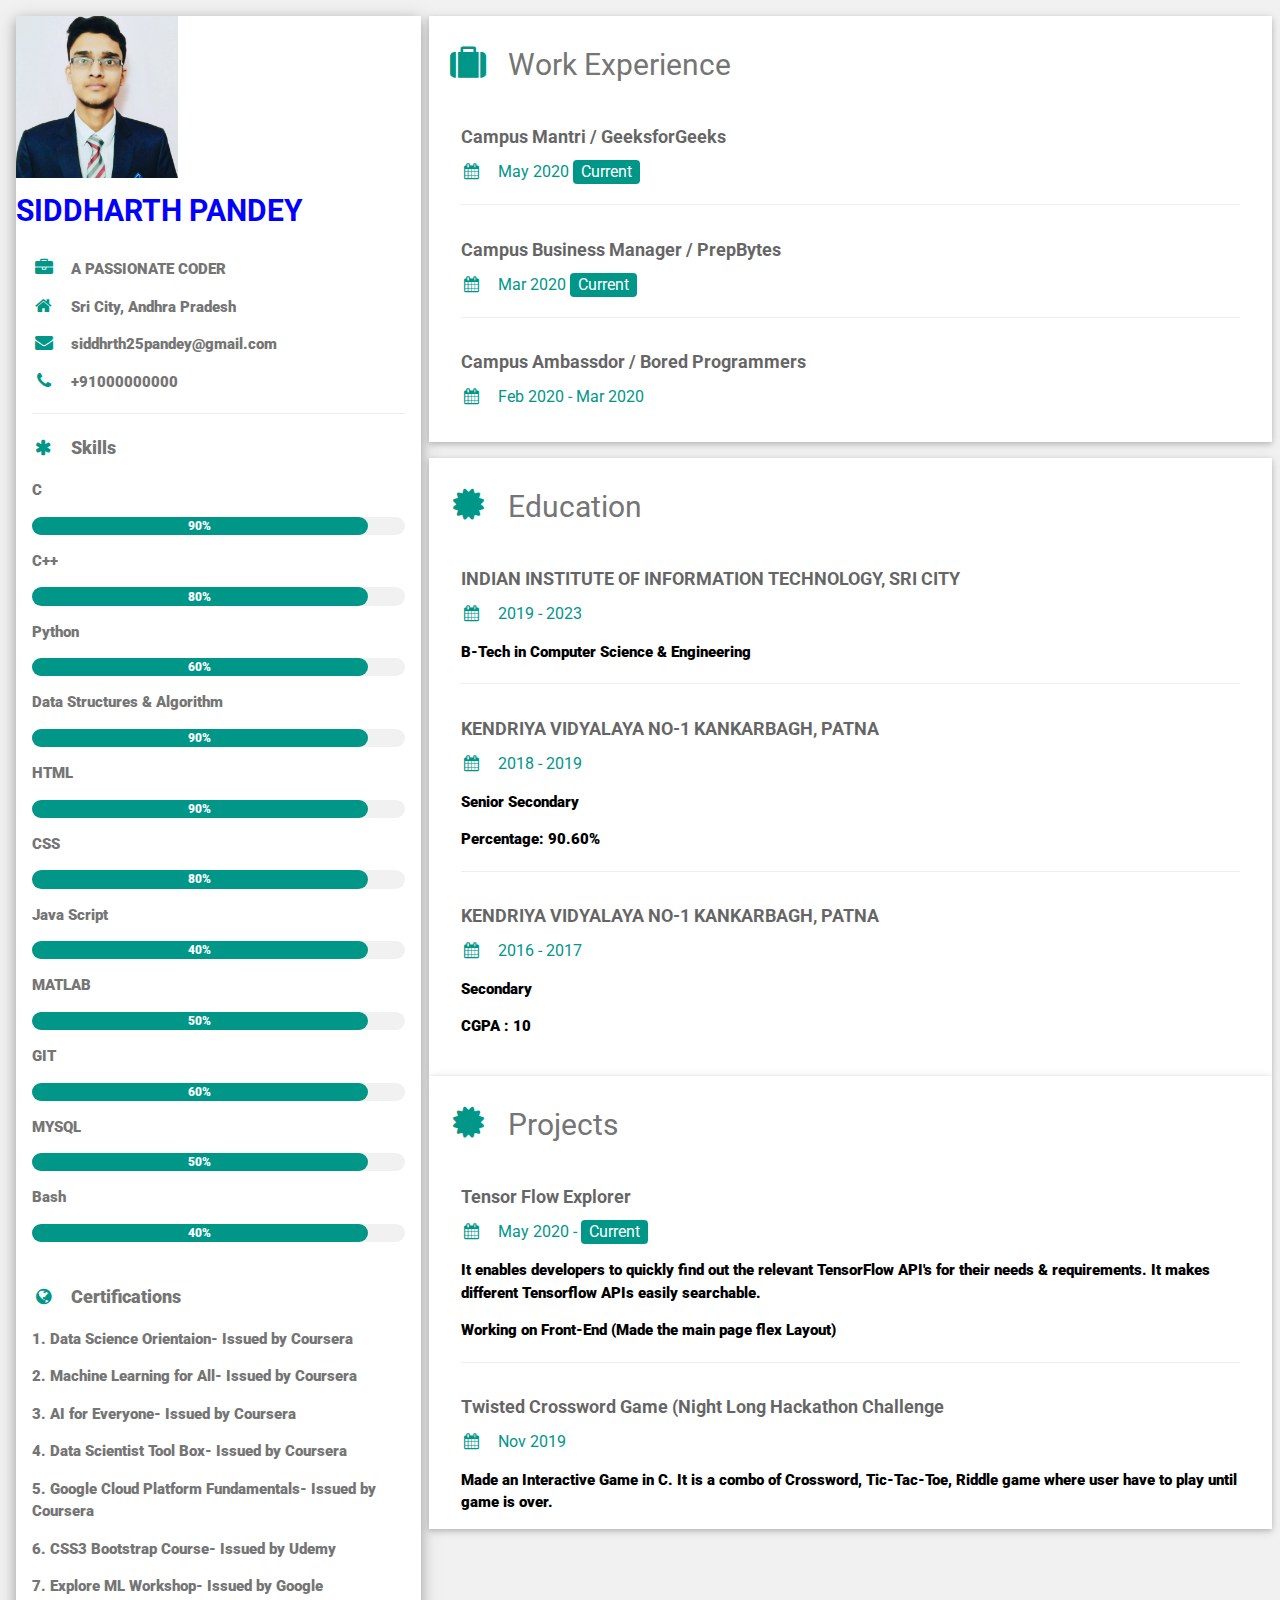
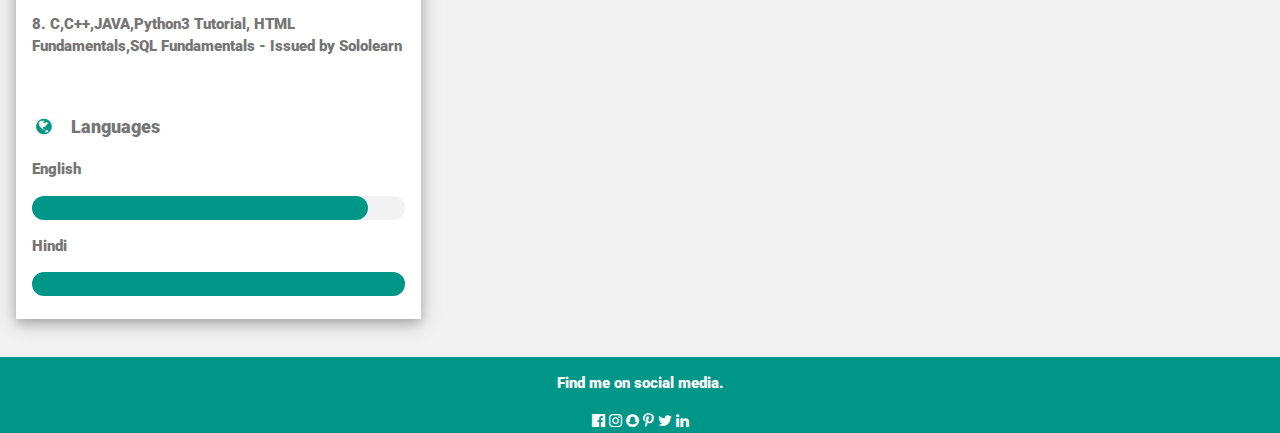
<file: index.html>
<!DOCTYPE html>
<html>
<title>My resume</title>
<meta charset="UTF-8">
<meta name="viewport" content="width=device-width, initial-scale=1">
<link rel="stylesheet" href="https://www.w3schools.com/w3css/4/w3.css">
<link rel='stylesheet' href='https://fonts.googleapis.com/css?family=Roboto'>
<link rel="stylesheet" href="https://cdnjs.cloudflare.com/ajax/libs/font-awesome/4.7.0/css/font-awesome.min.css">
<style>
html,body,h1,h2,h3,h4,h5,h6 {font-family: "Roboto", sans-serif}
</style>
<body class="w3-light-grey">

<!-- Page Container -->
<div class="w3-content w3-margin-top" style="max-width:1400px;">

  <!-- The Grid -->
  <div class="w3-row-padding">
  
    <!-- Left Column -->
    <div class="w3-third">
    
      <div class="w3-white w3-text-grey w3-card-4">
        <div class="w3-display-container">
          <img src="1.jpg" style="width:40%" alt="Avatar">
          <div class="w3-display-bottomleft w3-container w3-text-black">
          <br>
           
          </div>
           <h2 style= "color: blue;"><b>SIDDHARTH PANDEY<b></h2>
        </div>
        <div class="w3-container">
          <p><i class="fa fa-briefcase fa-fw w3-margin-right w3-large w3-text-teal"></i>A PASSIONATE CODER</p>
          <p><i class="fa fa-home fa-fw w3-margin-right w3-large w3-text-teal"></i>Sri City, Andhra Pradesh</p>
          <p><i class="fa fa-envelope fa-fw w3-margin-right w3-large w3-text-teal"></i>siddhrth25pandey@gmail.com</p>
          <p><i class="fa fa-phone fa-fw w3-margin-right w3-large w3-text-teal"></i>+91000000000</p>
          <hr>

          <p class="w3-large"><b><i class="fa fa-asterisk fa-fw w3-margin-right w3-text-teal"></i style="color:red;">Skills</b></p>
          <p>C</p>
          <div class="w3-light-grey w3-round-xlarge w3-small">
            <div class="w3-container w3-center w3-round-xlarge w3-teal" style="width:90%">90%</div>
          </div>
          <p>C++</p>
          <div class="w3-light-grey w3-round-xlarge w3-small">
            <div class="w3-container w3-center w3-round-xlarge w3-teal" style="width:90%">80%</div>
          </div>
          <p>Python</p>
          <div class="w3-light-grey w3-round-xlarge w3-small">
            <div class="w3-container w3-center w3-round-xlarge w3-teal" style="width:90%">60%</div>
          </div>
          <p>Data Structures & Algorithm</p>
          <div class="w3-light-grey w3-round-xlarge w3-small">
            <div class="w3-container w3-center w3-round-xlarge w3-teal" style="width:90%">90%</div>
          </div>
          
          <p>HTML</p>
          <div class="w3-light-grey w3-round-xlarge w3-small">
            <div class="w3-container w3-center w3-round-xlarge w3-teal" style="width:90%">90%</div>
          </div>
          <p>CSS</p>
          <div class="w3-light-grey w3-round-xlarge w3-small">
            <div class="w3-container w3-center w3-round-xlarge w3-teal" style="width:90%">80%</div>
          </div>
          <p>Java Script</p>
          <div class="w3-light-grey w3-round-xlarge w3-small">
            <div class="w3-container w3-center w3-round-xlarge w3-teal" style="width:90%">40%</div>
          </div>
          <p>MATLAB</p>
          <div class="w3-light-grey w3-round-xlarge w3-small">
            <div class="w3-container w3-center w3-round-xlarge w3-teal" style="width:90%">50%</div>
          </div>
          <p>GIT</p>
          <div class="w3-light-grey w3-round-xlarge w3-small">
            <div class="w3-container w3-center w3-round-xlarge w3-teal" style="width:90%">60%</div>
          </div>
          <p>MYSQL</p>
          <div class="w3-light-grey w3-round-xlarge w3-small">
            <div class="w3-container w3-center w3-round-xlarge w3-teal" style="width:90%">50%</div>
          </div>
          <p>Bash</p>
          <div class="w3-light-grey w3-round-xlarge w3-small">
            <div class="w3-container w3-center w3-round-xlarge w3-teal" style="width:90%">40%</div>
          </div>
          
          
          
          

          <br>
          <div>
        <p class="w3-large w3-text-theme"><b><i class="fa fa-globe fa-fw w3-margin-right w3-text-teal"></i>Certifications</b></p>
          <p>1. Data Science Orientaion- Issued by Coursera</p>
          <p>2. Machine Learning for All- Issued by Coursera</p>
          <p>3. AI for Everyone- Issued by Coursera</p>
          <p>4. Data Scientist Tool Box- Issued by Coursera</p>
          <p>5. Google Cloud Platform Fundamentals- Issued by Coursera</p>
          <p>6. CSS3 Bootstrap Course- Issued by Udemy</p>
          <p>7. Explore ML Workshop- Issued by Google</p>
          <p>8. C,C++,JAVA,Python3 Tutorial, HTML Fundamentals,SQL Fundamentals - Issued by Sololearn</p>
      </div><br>

          <p class="w3-large w3-text-theme"><b><i class="fa fa-globe fa-fw w3-margin-right w3-text-teal"></i>Languages</b></p>
          <p>English</p>
          <div class="w3-light-grey w3-round-xlarge">
            <div class="w3-round-xlarge w3-teal" style="height:24px;width:90%"></div>
          </div>
          <p>Hindi</p>
          <div class="w3-light-grey w3-round-xlarge">
            <div class="w3-round-xlarge w3-teal" style="height:24px;width:100%"></div>
          </div>
          <br>
        </div>
      </div><br>

    <!-- End Left Column -->
    </div>

    <!-- Right Column -->
    <div class="w3-twothird">
    
      <div class="w3-container w3-card w3-white w3-margin-bottom">
        <h2 class="w3-text-grey w3-padding-16"><i class="fa fa-suitcase fa-fw w3-margin-right w3-xxlarge w3-text-teal"></i>Work Experience</h2>
        <div class="w3-container">
          <h5 class="w3-opacity"><b>Campus Mantri / GeeksforGeeks</b></h5>
          <h6 class="w3-text-teal"><i class="fa fa-calendar fa-fw w3-margin-right"></i>May 2020  <span class="w3-tag w3-teal w3-round">Current</span></h6>
               <hr>
        </div>
        <div class="w3-container">
          <h5 class="w3-opacity"><b>Campus Business Manager / PrepBytes </b></h5>
          <h6 class="w3-text-teal"><i class="fa fa-calendar fa-fw w3-margin-right"></i>Mar 2020  <span class="w3-tag w3-teal w3-round">Current</span></h6>
          
          <hr>
        </div>
        <div class="w3-container">
          <h5 class="w3-opacity"><b>Campus Ambassdor / Bored Programmers</b></h5>
          <h6 class="w3-text-teal"><i class="fa fa-calendar fa-fw w3-margin-right"></i>Feb 2020 - Mar 2020</h6>
          <br>
        </div>
      </div>

      <div class="w3-container w3-card w3-white">
        <h2 class="w3-text-grey w3-padding-16"><i class="fa fa-certificate fa-fw w3-margin-right w3-xxlarge w3-text-teal"></i>Education</h2>
        <div class="w3-container">
          <h5 class="w3-opacity"><b>INDIAN INSTITUTE OF INFORMATION TECHNOLOGY, SRI CITY</b></h5>
          <h6 class="w3-text-teal"><i class="fa fa-calendar fa-fw w3-margin-right"></i>2019 - 2023</h6>
          <p>B-Tech in Computer Science & Engineering</p>
          <hr>
        </div>
        <div class="w3-container">
          <h5 class="w3-opacity"><b>KENDRIYA VIDYALAYA NO-1 KANKARBAGH, PATNA</b></h5>
          <h6 class="w3-text-teal"><i class="fa fa-calendar fa-fw w3-margin-right"></i>2018 - 2019</h6>
          <p>Senior Secondary</p>
          <p> Percentage: 90.60% </p>
          <hr>
        </div>
        <div class="w3-container">
          <h5 class="w3-opacity"><b>KENDRIYA VIDYALAYA NO-1 KANKARBAGH, PATNA</b></h5>
          <h6 class="w3-text-teal"><i class="fa fa-calendar fa-fw w3-margin-right"></i>2016 - 2017</h6>
          <p>Secondary</p>
          <p> CGPA : 10</p><br>
        </div>
      </div>

      <div class="w3-container w3-card w3-white">
        <h2 class="w3-text-grey w3-padding-16"><i class="fa fa-certificate fa-fw w3-margin-right w3-xxlarge w3-text-teal"></i>Projects</h2>
        <div class="w3-container">
          <h5 class="w3-opacity"><b>Tensor Flow Explorer</b></h5>
          <h6 class="w3-text-teal"><i class="fa fa-calendar fa-fw w3-margin-right"></i>May 2020 - <span class="w3-tag w3-teal w3-round">Current</span></h6>
          
          <p>It enables developers to quickly find out the relevant TensorFlow API's for their needs & requirements.
It makes different Tensorflow APIs easily searchable.</p>
<p> Working on Front-End (Made the main page flex Layout) </p>
          <hr>
          </div>
          <div class="w3-container">
          <h5 class="w3-opacity"><b>Twisted Crossword Game (Night Long Hackathon Challenge</b></h5>
          <h6 class="w3-text-teal"><i class="fa fa-calendar fa-fw w3-margin-right"></i>Nov 2019 </h6>
          
          <p>Made an Interactive Game in C. It is a combo of Crossword, Tic-Tac-Toe, Riddle game where user have to play until game is over.</p>
          
          </div>
        
        </div>
      
    
    <!-- End Right Column -->
    </div>
    
  <!-- End Grid -->
  </div>
  
  <!-- End Page Container -->
</div>

<footer class="w3-container w3-teal w3-center w3-margin-top">
  <p>Find me on social media.</p>
  <i class="fa fa-facebook-official w3-hover-opacity"></i>
  <i class="fa fa-instagram w3-hover-opacity"></i>
  <i class="fa fa-snapchat w3-hover-opacity"></i>
  <i class="fa fa-pinterest-p w3-hover-opacity"></i>
  <i class="fa fa-twitter w3-hover-opacity"></i>
  <i class="fa fa-linkedin w3-hover-opacity"></i>
 
</footer>

</body>
</html>
</file>
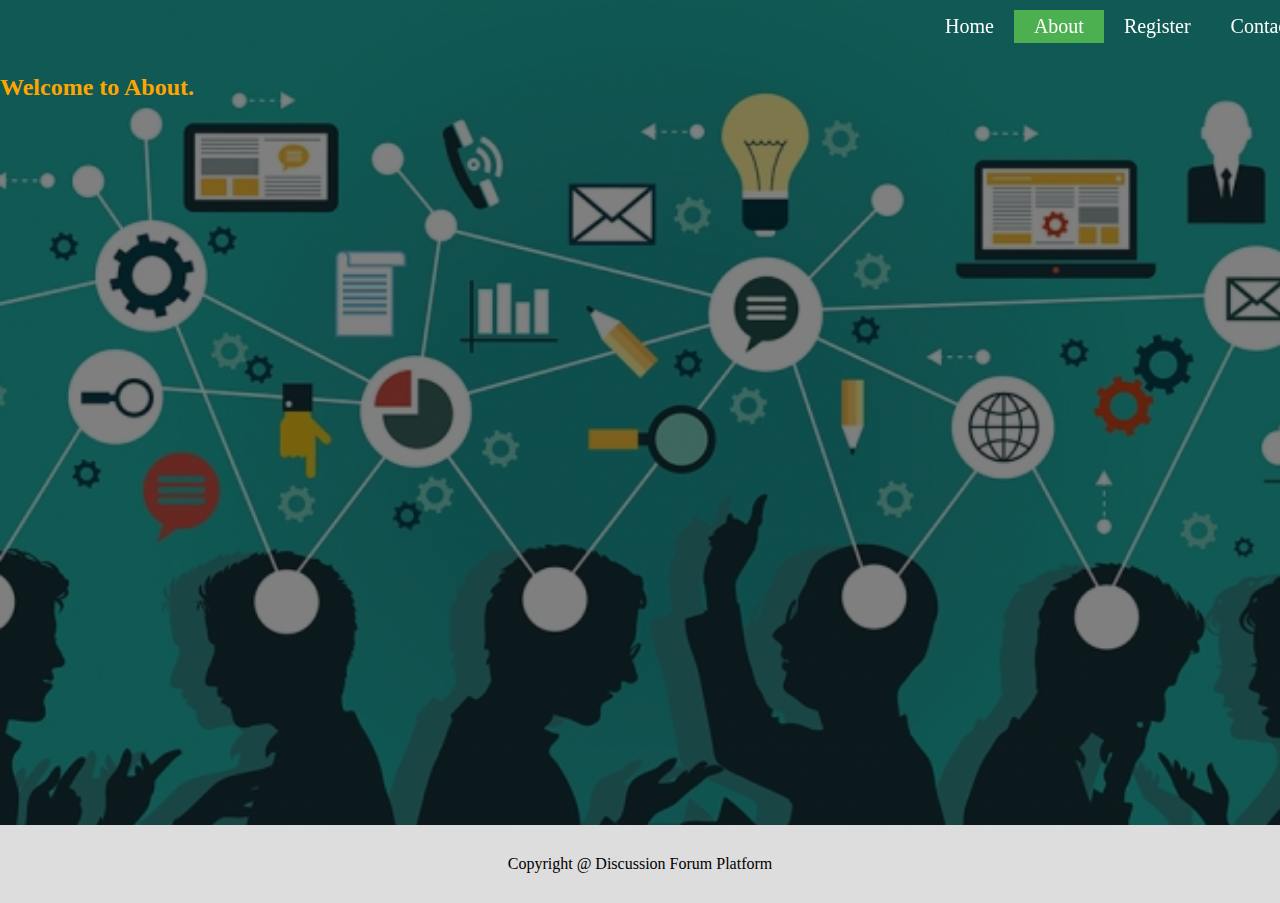
<file: about.html>
<!DOCTYPE html>
<html>

<head>
    <meta name="viewport" content="width=device-width, initial-scale=1">
    <title>Discussion Forum</title>
    <link rel="stylesheet" type="text/css" href="about.css">
</head>

<body>
<ul>
  <li><a href="contact_us.html">Contact Us</a></li>
  <li><a href="register.html">Register</a></li>
  <li><a class="active" href="about.html">About</a>  
  <li><a href="home_page.html">Home</a></li>
</ul>
    <br>
    <br>
    <br>
    <h2 style="color: orange">Welcome to About.</h2>
    <br>
    <br>
    <br>
    <br>
    <br>
    <br>
    <br>
    <br>
    <br>
    <br>
    <br>
    <br>
    <br>
    <br>
    <br>
    <br>
    <br>
    <br>
    <br>
    <br>
    <br>
    <br>
    <br>
    <br>
    <br>
    <br>
    <br>
    <br>
    <br>
    <br>
    <br>
    <br>
    <br>
    <br>
    <br>
    <br>
    <br>
    <br>

 <div class="footer">
 Copyright @ Discussion Forum Platform
 </div>
</body>

</html>
</file>
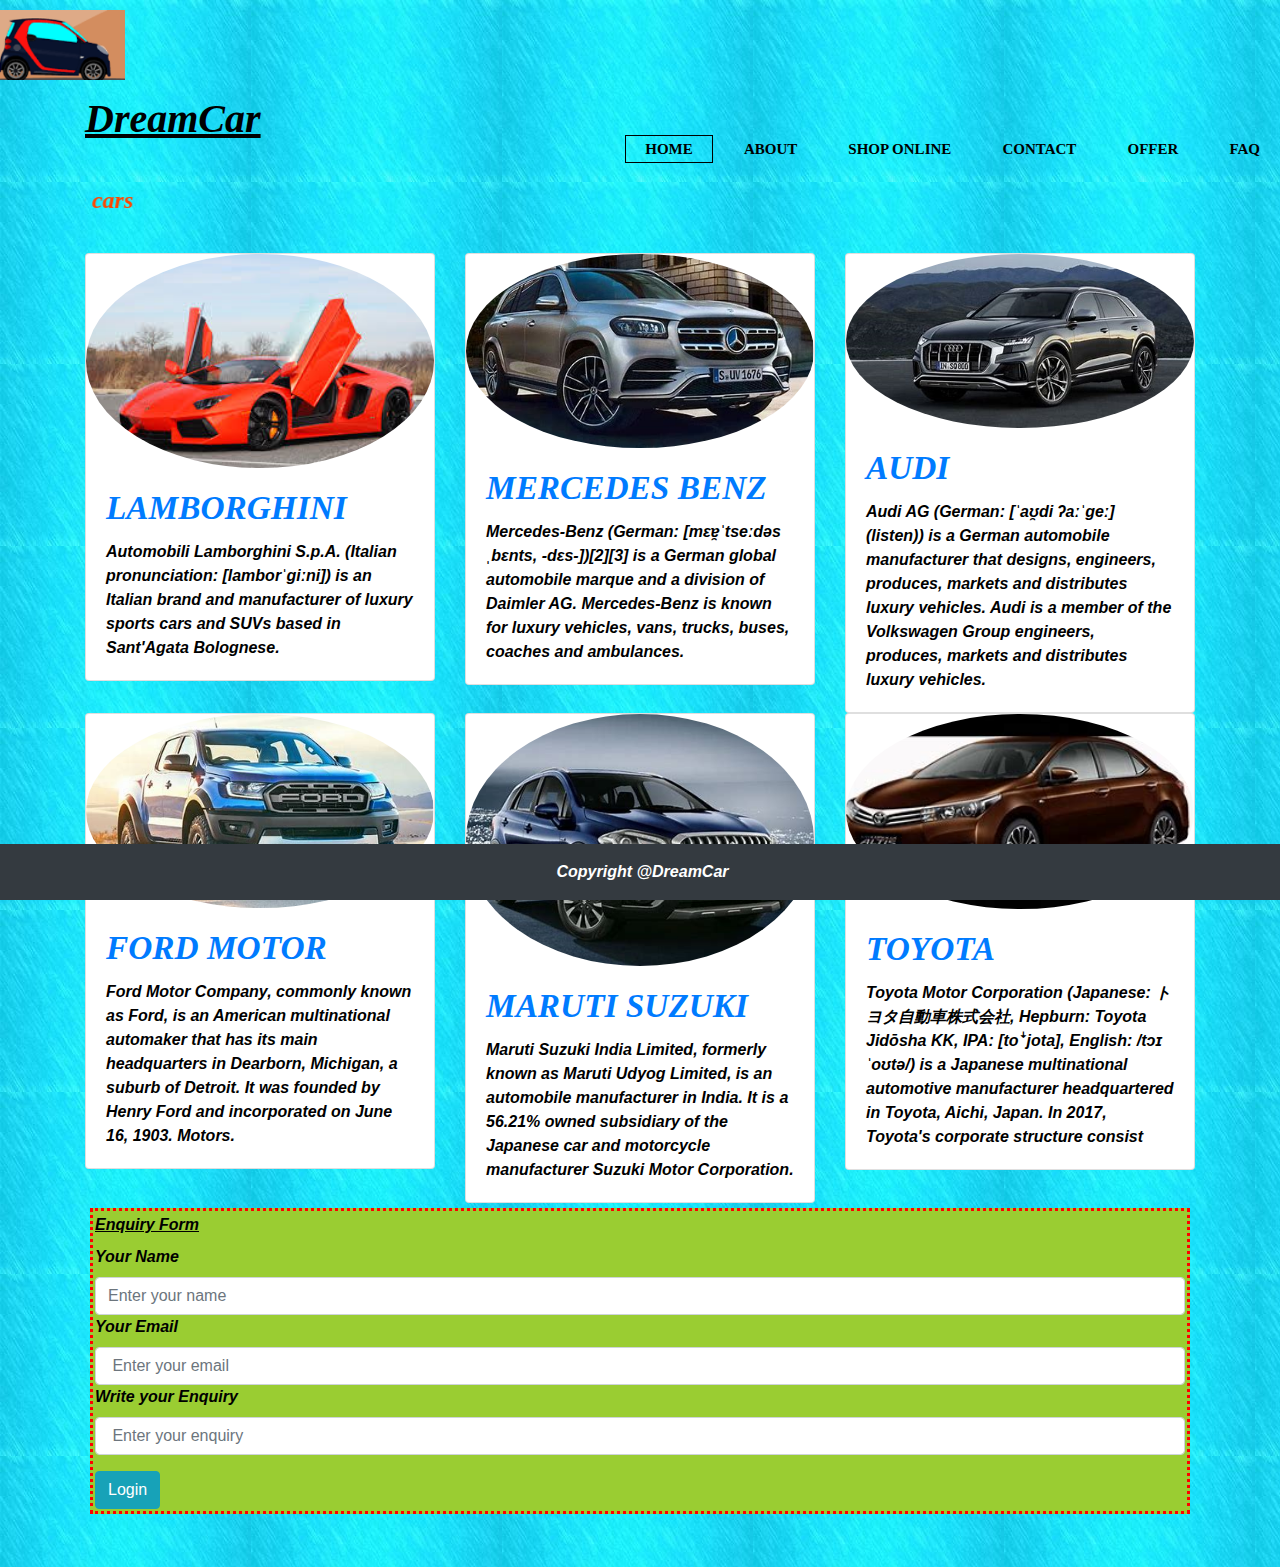
<file: car.html>
<!DOCTYPE html>
<html lang="en">

<head>
    <meta charset="UTF-8">
    <meta name="viewport" content="width=device-width, initial-scale=1.0">
    <meta name="description" content="">
    <meta name="author" content="">
    <meta name="viewport" content="width=device-width,initial-scale=1,shrink-to-fit=no">

    <title>Car</title>
    <style>
        * {
            margin: 0;
            padding: 0;
            color: black;
        }
        
        .name {
            font-weight: bold;
            font-family: -apple-system, BlinkMacSystemFont, 'Segoe UI', Roboto, Oxygen, Ubuntu, Cantarell, 'Open Sans', 'Helvetica Neue', sans-serif;
            font-style: oblique;
            font-stretch: expanded;
            font-variant: inherit;
            color: greenyellow;
            font-size: 100 px;
        }
        
        a {
            color: sandybrown;
            font-weight: bold;
            font-size: 25pt;
            text-decoration: none;
        }
        
        a:hover {
            text-decoration: underline;
            color: yellow;
        }
        
        h1 {
            font-size: 200px;
            font-weight: bold;
            font-family: cursive;
        }
        
        h4 {
            font-size: 50px;
            font-family: initial;
            font-style: oblique;
        }
        
        marquee {
            color: orangered;
        }
        
        body {
            background-image: url(back.jpg);
            font-family: monospace;
        }
        
        .card {
            background-color: yellowgreen;
        }
        
        .myform {
            align-items: center;
            align-content: space-around;
            padding: 2px;
            border: dotted 3px red;
            margin: 5px;
            background: yellowgreen;
            text-align: left;
        }
        
        .logo img {
            width: 150px;
            height: auto;
            padding: 10px;
            float: left;
        }
        
        footer {
            padding-left: 5px;
            padding-top: 8px;
        }
        
        .main-nav {
            float: right;
            list-style: none;
            margin-top: 20px;
            text-size-adjust: 50px;
            font-size: 40px;
            font-weight: bold;
            font-family: 'Trebuchet MS', 'Lucida Sans Unicode', 'Lucida Grande', 'Lucida Sans', Arial, sans-serif;
        }
        
        .main-nav li {
            display: inline-block;
        }
        
        .main-nav li a {
            color: black;
            text-decoration: none;
            padding: 5px 20px;
            font-family: "Roboto", "sans-serif";
            font-size: 15px;
        }
        
        .main-nav li.active a {
            border: 1px solid black;
            padding: 5px 19px;
        }
        
        .main-nav li a:hover {
            border: 1px solid black;
            padding: 5px 19px;
            background-color: yellow;
        }
    </style>

    <link rel="stylesheet" href="https://stackpath.bootstrapcdn.com/bootstrap/4.4.1/css/bootstrap.min.css" integrity="sha384-Vkoo8x4CGsO3+Hhxv8T/Q5PaXtkKtu6ug5TOeNV6gBiFeWPGFN9MuhOf23Q9Ifjh" crossorigin="anonymous">
</head>

<body>
    <header>
        <div class="row">
            <div class="logo">
                <img src="cl.PNG">
            </div>
        </div>

        <ul class="main-nav">
            <li class="active">
                <a href="#">HOME</a>

            </li>
            <li> <a href="#">ABOUT</a> </li>
            <li> <a href="#">SHOP ONLINE</a> </li>
            <li> <a href="#">CONTACT</a> </li>
            <li> <a href="#">OFFER</a> </li>
            <li> <a href="#">FAQ</a> </li>


    </header>
    <script src="car.js"></script>

    <div class="name">
        <div class="container">
            <div class="name">
                <a href="http://www.careerengineering25.blogspot.com" class="navbar-brand">
                    <h1 style="text-align: center;"><b><u>DreamCar</u></b></h1>
                </a>
                <h4>

                    <b>
                        <marquee direction="right">An Online Platform to buy,sell and search cars</marquee>
                    </b>
                </h4>
            </div>
            <br>


            <div class="row">

                <div class="col-lg-4 col-sm-6">
                    <div class="card">
                        <a href="#"><img class=" rounded-circle img-fluid card-img-top " src="l.png " alt=" "></a>
                        <div class="card-body">
                            <h4 class="card-title"><a href="#">LAMBORGHINI</a></h4>
                            <p class="card-text">
                                Automobili Lamborghini S.p.A. (Italian pronunciation: [lamborˈɡiːni]) is an Italian brand and manufacturer of luxury sports cars and SUVs based in Sant'Agata Bolognese.
                            </p>
                        </div>
                    </div>
                </div>


                <div class="col-lg-4 col-sm-6">
                    <div class="card">
                        <a href="#"><img class=" rounded-circle img-fluid card-img-top " src="me.jpg " alt=" "></a>
                        <div class="card-body">
                            <h4 class="card-title"><a href="#">MERCEDES BENZ</a></h4>
                            <p class="card-text">
                                Mercedes-Benz (German: [mɛɐ̯ˈtseːdəsˌbɛnts, -dɛs-])[2][3] is a German global automobile marque and a division of Daimler AG. Mercedes-Benz is known for luxury vehicles, vans, trucks, buses, coaches and ambulances.
                            </p>
                        </div>
                    </div>
                </div>

                <div class="col-lg-4 col-sm-6">
                    <div class="card">
                        <a href="#"><img class=" rounded-circle img-fluid card-img-top " src="a.png " alt=" "></a>
                        <div class="card-body">
                            <h4 class="card-title"><a href="#">AUDI</a></h4>
                            <p class="card-text">
                                Audi AG (German: [ˈaʊ̯di ʔaːˈɡeː] (listen)) is a German automobile manufacturer that designs, engineers, produces, markets and distributes luxury vehicles. Audi is a member of the Volkswagen Group engineers, produces, markets and distributes luxury vehicles.

                            </p>
                        </div>
                    </div>
                </div>



                <div class="col-lg-4 col-sm-6">
                    <div class="card">
                        <a href="#"><img class=" rounded-circle img-fluid card-img-top " src="f.jpg " alt=" "></a>
                        <div class="card-body">
                            <h4 class="card-title"><a href="#">FORD MOTOR</a></h4>
                            <p class="card-text">
                                Ford Motor Company, commonly known as Ford, is an American multinational automaker that has its main headquarters in Dearborn, Michigan, a suburb of Detroit. It was founded by Henry Ford and incorporated on June 16, 1903. Motors.
                            </p>
                        </div>
                    </div>
                </div>
                <div class="col-lg-4 col-sm-6">
                    <div class="card">
                        <a href="#"><img class=" rounded-circle img-fluid card-img-top " src="m.png " alt=" "></a>
                        <div class="card-body">
                            <h4 class="card-title"><a href="#">MARUTI SUZUKI</a></h4>
                            <p class="card-text">
                                Maruti Suzuki India Limited, formerly known as Maruti Udyog Limited, is an automobile manufacturer in India. It is a 56.21% owned subsidiary of the Japanese car and motorcycle manufacturer Suzuki Motor Corporation.
                            </p>
                        </div>
                    </div>
                </div>

                <div class="col-lg-4 col-sm-6">
                    <div class="card">
                        <a href="#"><img class=" rounded-circle img-fluid card-img-top " src="t.jpg " alt=" "></a>
                        <div class="card-body">
                            <h4 class="card-title"><a href="#">TOYOTA</a></h4>
                            <p class="card-text">
                                Toyota Motor Corporation (Japanese: トヨタ自動車株式会社, Hepburn: Toyota Jidōsha KK, IPA: [toꜜjota], English: /tɔɪˈoʊtə/) is a Japanese multinational automotive manufacturer headquartered in Toyota, Aichi, Japan. In 2017, Toyota's corporate structure consist
                            </p>
                        </div>
                    </div>
                </div>
            </div>
        </div>
        <div class="container">

            <div class="myform">

                <form>
                    <div class="form-group">
                        <label>
                               <b><u> Enquiry Form</u></b>
                            </label>
                        <br> <label for="name">Your Name</label>

                        <input type="text" class="form-control" id="name" placeholder="Enter your name">
                        <label for="email">Your Email</label>
                        <input type="text" class="form-control" id="email" placeholder=" Enter your email">
                        <label for="enquiry">Write your Enquiry</label>
                        <input type="text" class="form-control" id="email" placeholder=" Enter your enquiry">
                    </div>

                    <button type="submit" class="btn btn-info" onclick="f()">
                        
                     Login</button>
                </form>
            </div>

            <br>
            <br>
            <footer class="py-3 bg-dark fixed-bottom">
                <div class="container">
                    <p class="m-0 text-center text-white">
                        Copyright @DreamCar </p>
                </div>
            </footer>

            <script src="https://code.jquery.com/jquery-3.4.1.slim.min.js " integrity="sha384-J6qa4849blE2+poT4WnyKhv5vZF5SrPo0iEjwBvKU7imGFAV0wwj1yYfoRSJoZ+n " crossorigin="anonymous ">
            </script>
            <script src="https://cdn.jsdelivr.net/npm/popper.js@1.16.0/dist/umd/popper.min.js " integrity="sha384-Q6E9RHvbIyZFJoft+2mJbHaEWldlvI9IOYy5n3zV9zzTtmI3UksdQRVvoxMfooAo " crossorigin="anonymous "></script>
            <script src="https://stackpath.bootstrapcdn.com/bootstrap/4.4.1/js/bootstrap.min.js " integrity="sha384-wfSDF2E50Y2D1uUdj0O3uMBJnjuUD4Ih7YwaYd1iqfktj0Uod8GCExl3Og8ifwB6 " crossorigin="anonymous "></script>


</body>

</html>
</file>
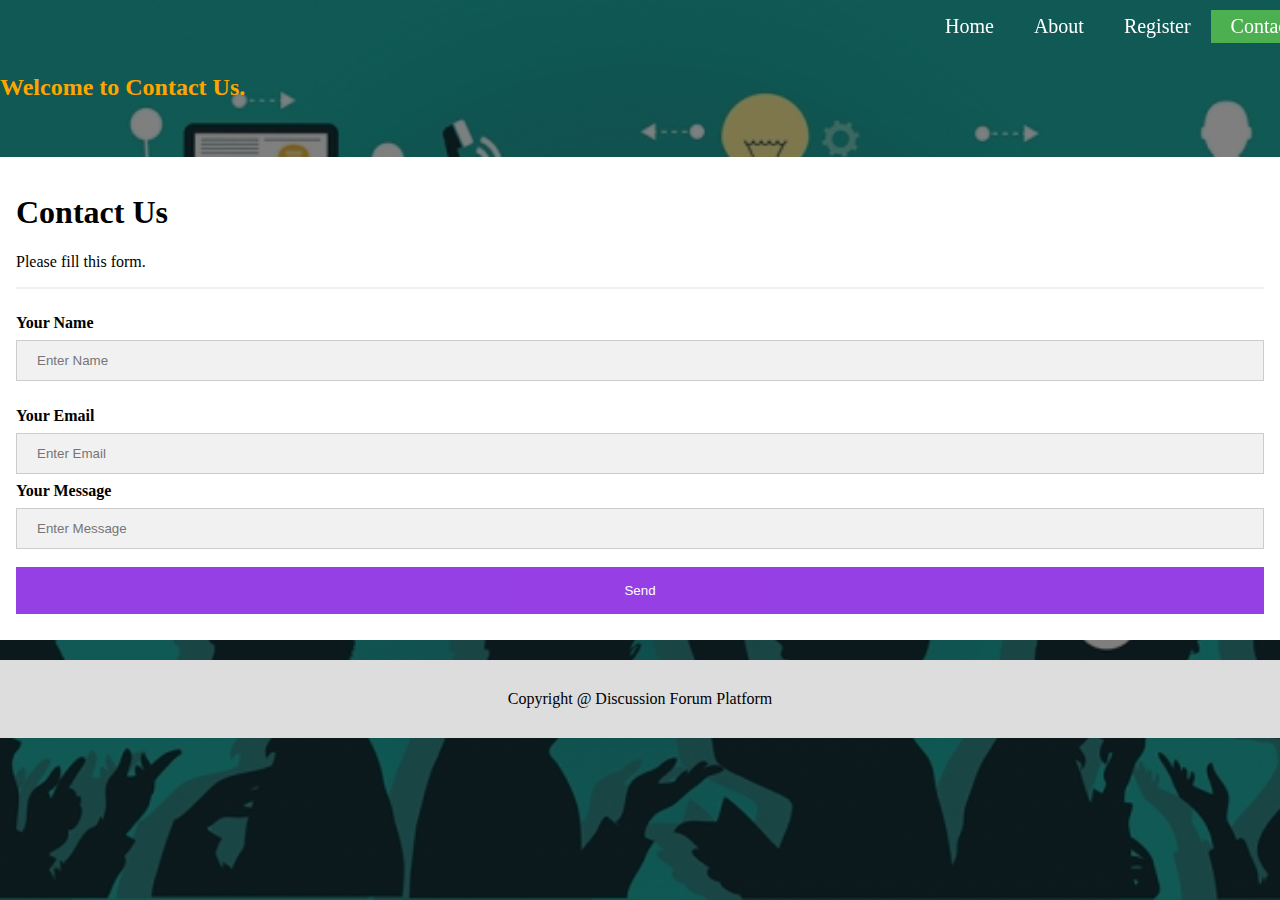
<file: contact_us.html>
<!DOCTYPE html>
<html>

<head>
    <meta name="viewport" content="width=device-width, initial-scale=1">
    <title>Discussion Forum</title>
    <link rel="stylesheet" type="text/css" href="contact_us.css">
</head>

<body>
<ul>
  <li><a class="active" href="contact_us.html">Contact Us</a></li>
  <li><a href="register.html">Register</a></li>
  <li><a href="about.html">About</a>
  <li><a href="home_page.html">Home</a></li>
</ul>
    <br>
    <br>
    <br>
    <h2 style="color: orange">Welcome to Contact Us.</h2>
    <br>
    <br>

 <form action="/action_page.php">
  <div class="container">
    <h1>Contact Us</h1>
    <p>Please fill this form.</p>
    <hr>
    <label for="name"><b>Your Name</b></label>
    <input type="text" placeholder="Enter Name" name="name" id="name" required>
    <br>
    <br>
    <label for="email"><b>Your Email</b></label>
    <input type="text" placeholder="Enter Email" name="email" id="email" required>
    <label for="message"><b>Your Message </b></label>
    <input type="text" placeholder="Enter Message" required>
    <button type="submit" class="registerbtn">Send</button>
  </div>
</form>
 <div class="footer">
 Copyright @ Discussion Forum Platform
 </div>
</body>

</html>
</file>
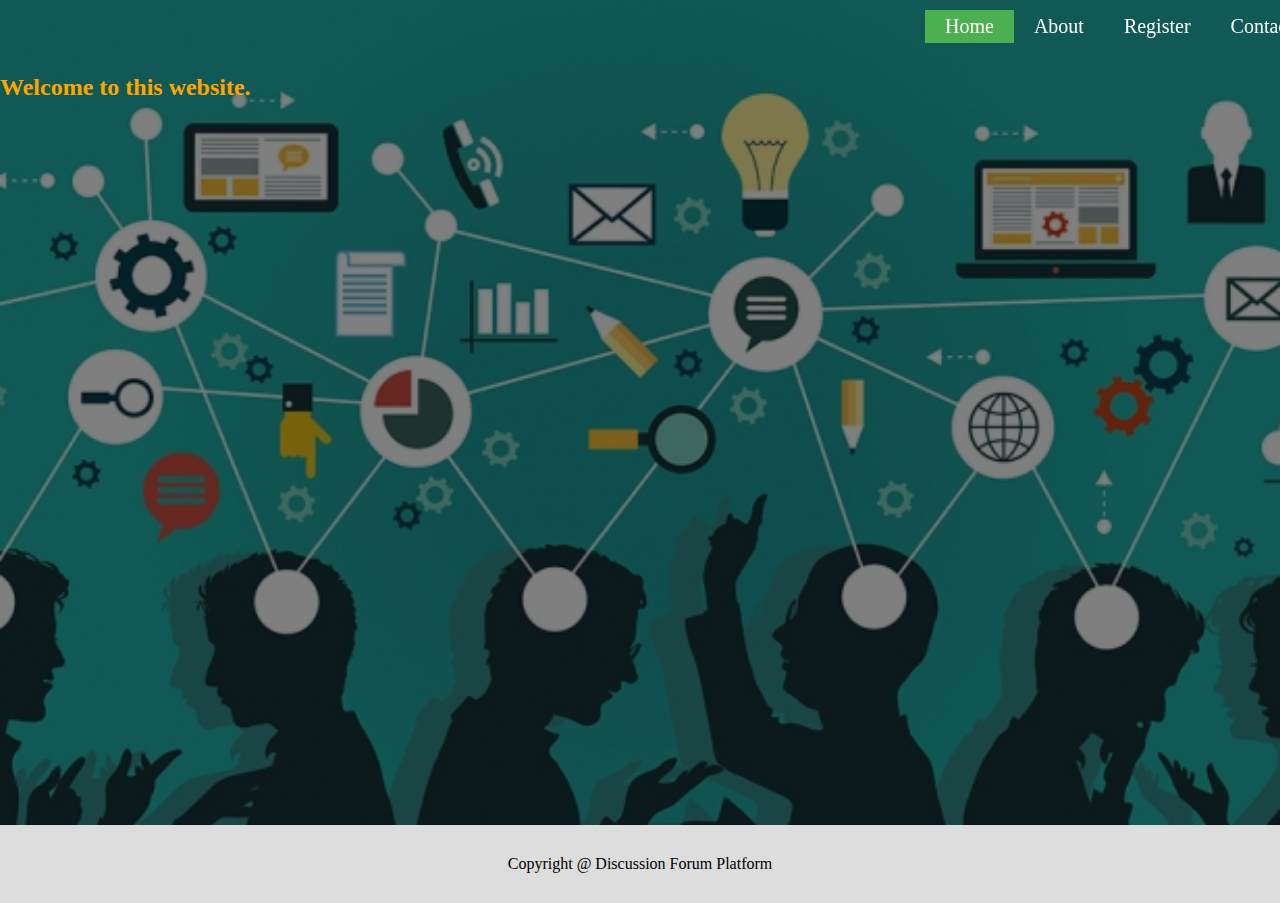
<file: home_page.html>
<!DOCTYPE html>
<html>

<head>
    <meta name="viewport" content="width=device-width, initial-scale=1">
    <title>Discussion Forum</title>
    <link rel="stylesheet" type="text/css" href="home_page.css">
</head>

<body>
<ul>
  <li><a href="contact_us.html">Contact Us</a></li>
  <li><a href="register.html">Register</a></li>
  <li><a href="about.html">About</a>  
  <li><a class="active" href="home_page.html">Home</a></li>
</ul>
    <br>
    <br>
    <br>
    <h2 style="color: orange">Welcome to this website.</h2>
    <br>
    <br>
    <br>
    <br>
    <br>
    <br>
    <br>
    <br>
    <br>
    <br>
    <br>
    <br>
    <br>
    <br>
    <br>
    <br>
    <br>
    <br>
    <br>
    <br>
    <br>
    <br>
    <br>
    <br>
    <br>
    <br>
    <br>
    <br>
    <br>
    <br>
    <br>
    <br>
    <br>
    <br>
    <br>
    <br>
    <br>
    <br>

 <div class="footer">
 Copyright @ Discussion Forum Platform
 </div>
</body>

</html>
</file>
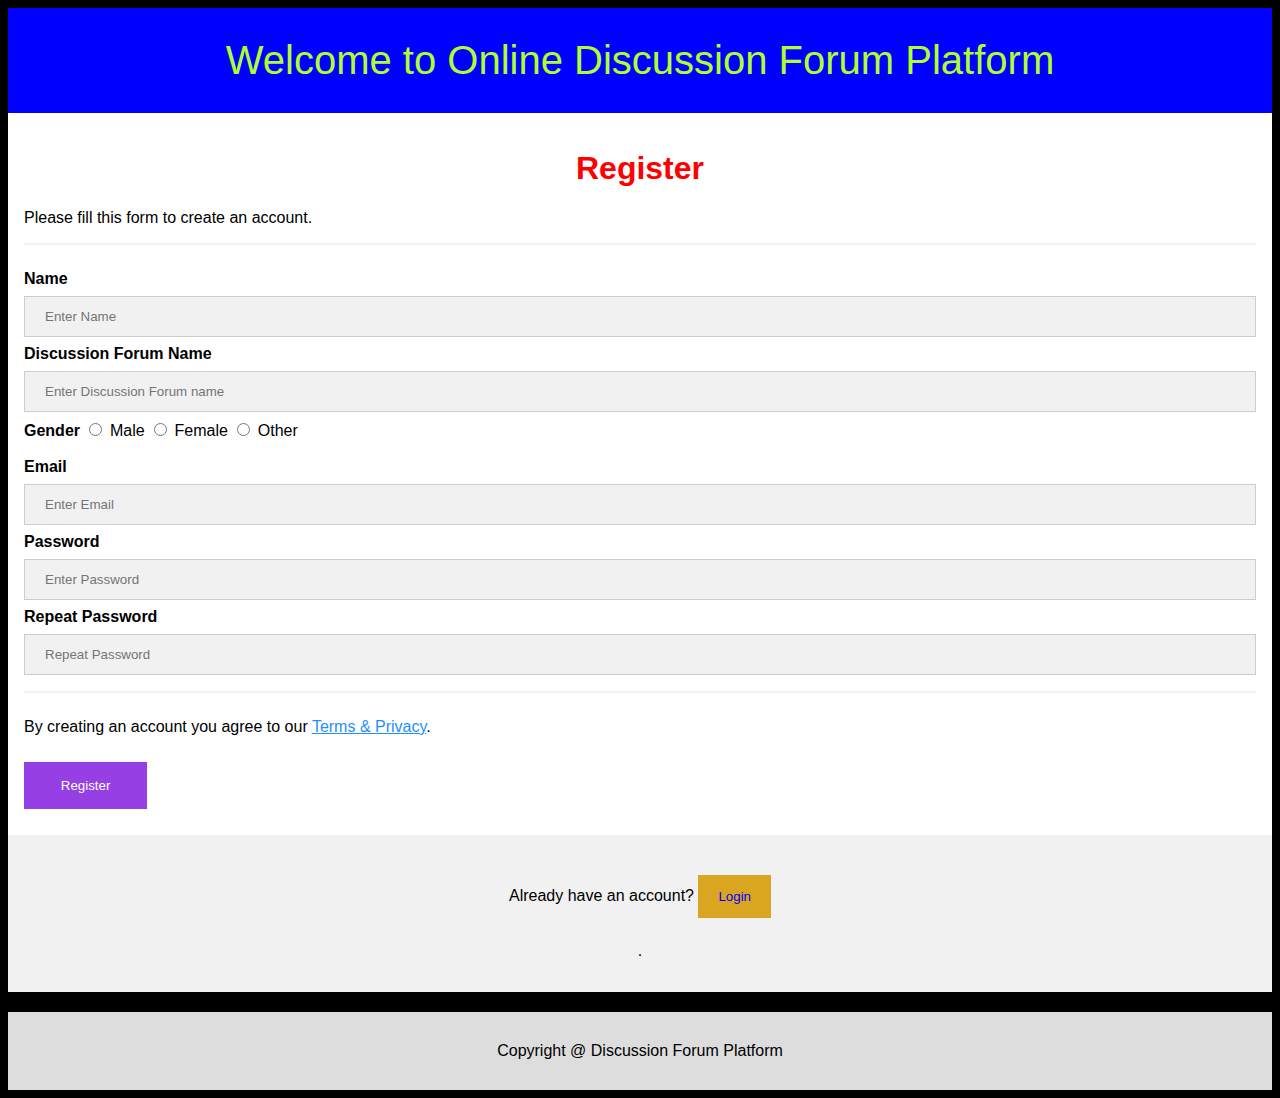
<file: main_page.html>
<!DOCTYPE html>
<html>
<head>
  <meta name="viewport" content="width=device-width, initial-scale=1.0">
  <title>Discussion Forum Website</title>
  <link rel="stylesheet" type="text/css" href="main_page.css">
  <script src="main_page.js"></script>
</head>
<body>

 <div class="header">
 Welcome to Online Discussion Forum Platform
 </div>
 <form action="/action_page.php">
  <div class="container">
    <h1>Register</h1>
    <p>Please fill this form to create an account.</p>
    <hr>
    <label for="name"><b>Name</b></label>
    <input type="text" placeholder="Enter Name" name="name" id="name" required>
    <label for="dforum"><b>Discussion Forum Name</b></label>
    <input type="text" placeholder="Enter Discussion Forum name" name="dform" id="dform" required>
    <label for="gender"><b>Gender</b></label>
  <input type="radio" id="male" name="gender" value="male">
  <label for="male">Male</label>
  <input type="radio" id="female" name="gender" value="female">
  <label for="female">Female</label>
  <input type="radio" id="other" name="gender" value="other">
  <label for="other">Other</label>

    <br>
    <br>
    <label for="email"><b>Email</b></label>
    <input type="text" placeholder="Enter Email" name="email" id="email" required>

    <label for="psw"><b>Password</b></label>
    <input type="password" placeholder="Enter Password" name="psw" id="psw" required>

    <label for="psw-repeat"><b>Repeat Password</b></label>
    <input type="password" placeholder="Repeat Password" name="psw-repeat" id="psw-repeat" required>
    <hr>
    <p>By creating an account you agree to our <a href="#">Terms & Privacy</a>.</p>

    <button type="submit" class="registerbtn">Register</button>
  </div>
  
  <div class="container signin">
    <p>Already have an account? <button onclick="document.getElementById('id01').style.display='block'" style="width:auto;">Login</button>

<div id="id01" class="modal">
  
  <form class="modal-content animate" action="/action_page.php" method="post">
    <div class="imgcontainer">
      <span onclick="document.getElementById('id01').style.display='none'" class="close" title="Close Modal">&times;</span>
      <img src="avtar.jpg" alt="Avatar" class="avatar">
    </div>

    <div class="container">
      <label for="uname"><b>Username</b></label>
      <input type="text" placeholder="Enter Username" name="uname" required>

      <label for="psw"><b>Password</b></label>
      <input type="password" placeholder="Enter Password" name="psw" required>
        
      <button type="submit">Login</button>
      <label>
        <input type="checkbox" checked="checked" name="remember"> Remember me
      </label>
    </div>

    <div class="container" style="background-color:#f1f1f1">
      <button type="button" onclick="document.getElementById('id01').style.display='none'" class="cancelbtn">Cancel</button>
      <span class="psw">Forgot <a href="#">password?</a></span>
    </div>
  </form>
</div>
.</p>
  </div>
</form>

 <div class="footer">
 Copyright @ Discussion Forum Platform
 </div>

</body>
</html>
</file>
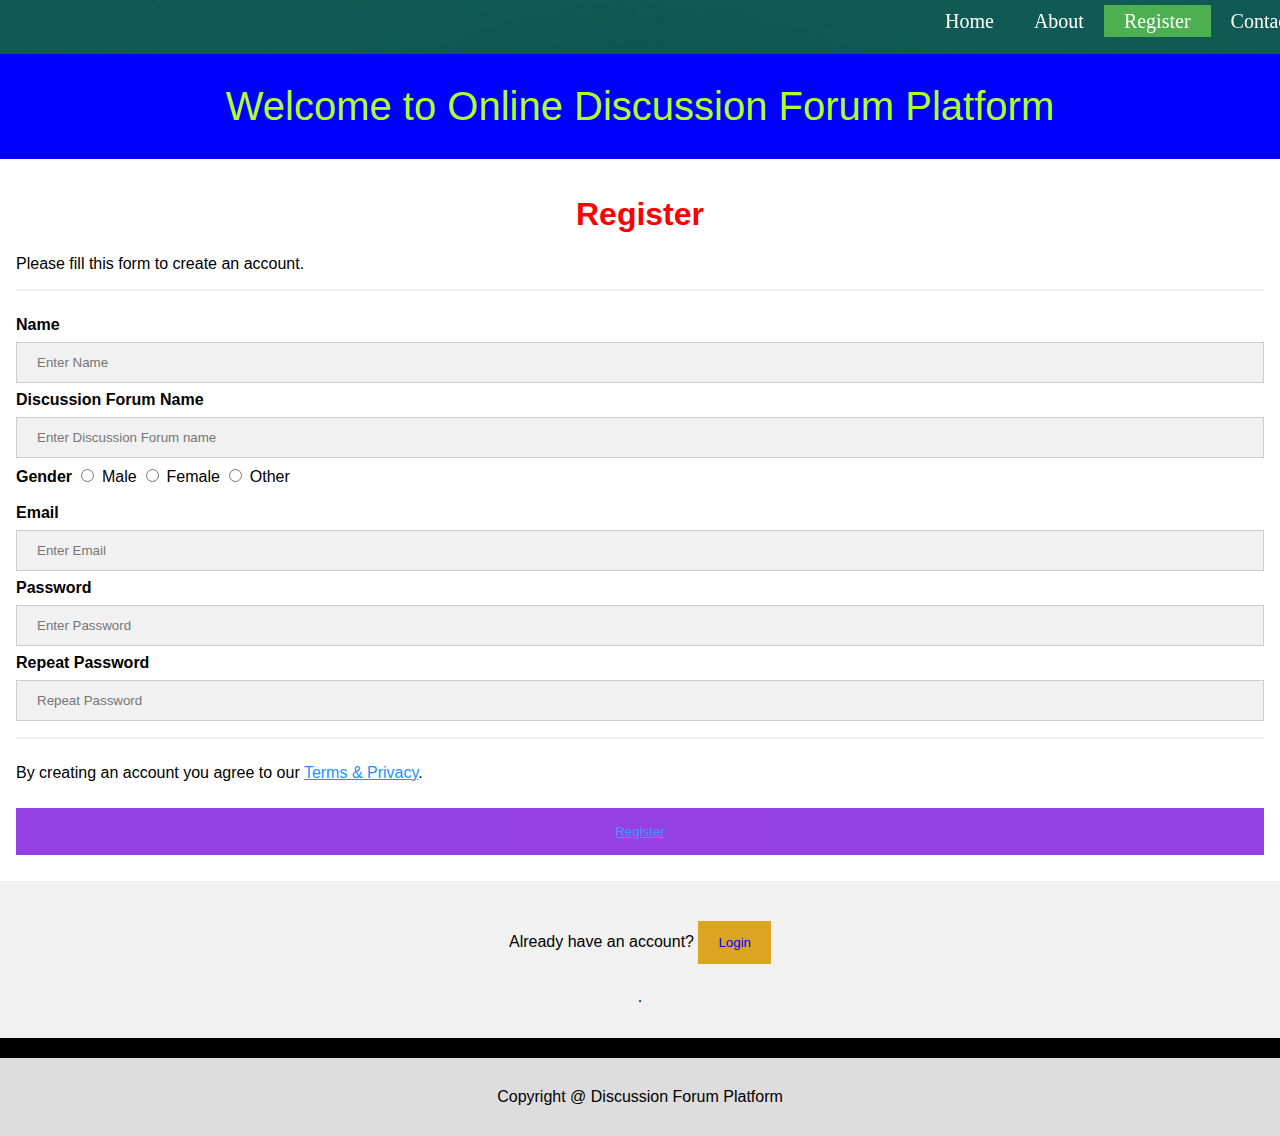
<file: register.html>
<!DOCTYPE html>
<html>

<head>
  <meta name="viewport" content="width=device-width, initial-scale=1.0">
  <title>Discussion Forum Website</title>
  <link rel="stylesheet" type="text/css" href="register.css">
  <script src="register.js"></script>
</head>

<body>
  <ul>
    <li><a href="contact_us.html">Contact Us</a></li>
    <li><a class="active" href="register.html">Register</a></li>
    <li><a href="about.html">About</a>
    <li><a href="home_page.html">Home</a></li>
  </ul>
  <br>
  <br>
  <br>
  <div class="header">
    Welcome to Online Discussion Forum Platform
  </div>
  <form action="/action_page.php">
    <div class="container">
      <h1>Register</h1>
      <p>Please fill this form to create an account.</p>
      <hr>
      <label for="name"><b>Name</b></label>
      <input type="text" placeholder="Enter Name" name="name" id="name" required>
      <label for="dforum"><b>Discussion Forum Name</b></label>
      <input type="text" placeholder="Enter Discussion Forum name" name="dform" id="dform" required>
      <label for="gender"><b>Gender</b></label>
      <input type="radio" id="male" name="gender" value="male">
      <label for="male">Male</label>
      <input type="radio" id="female" name="gender" value="female">
      <label for="female">Female</label>
      <input type="radio" id="other" name="gender" value="other">
      <label for="other">Other</label>

      <br>
      <br>
      <label for="email"><b>Email</b></label>
      <input type="text" placeholder="Enter Email" name="email" id="email" required>

      <label for="psw"><b>Password</b></label>
      <input type="password" placeholder="Enter Password" name="psw" id="psw" required>

      <label for="psw-repeat"><b>Repeat Password</b></label>
      <input type="password" placeholder="Repeat Password" name="psw-repeat" id="psw-repeat" required>
      <hr>
      <p>By creating an account you agree to our <a href="#">Terms & Privacy</a>.</p>

      <button type="submit" class="registerbtn"><a href='user_profile.html'>Register</button></a>
    </div>

    <div class="container signin">
      <p>Already have an account? <button onclick="document.getElementById('id01').style.display='block'"
          style="width:auto;">Login</button>

      <div id="id01" class="modal">

        <form class="modal-content animate" action="/action_page.php" method="post">
          <div class="imgcontainer">
            <span onclick="document.getElementById('id01').style.display='none'" class="close"
              title="Close Modal">&times;</span>
            <img src="avtar.jpg" alt="Avatar" class="avatar">
          </div>

          <div class="container">
            <label for="uname"><b>Username</b></label>
            <input type="text" placeholder="Enter Username" name="uname" required>

            <label for="psw"><b>Password</b></label>
            <input type="password" placeholder="Enter Password" name="psw" required>

            <button type="submit">Login</button>
            <label>
              <input type="checkbox" checked="checked" name="remember"> Remember me
            </label>
          </div>

          <div class="container" style="background-color:#f1f1f1">
            <button type="button" onclick="document.getElementById('id01').style.display='none'"
              class="cancelbtn">Cancel</button>
            <span class="psw">Forgot <a href="#">password?</a></span>
          </div>
        </form>
      </div>
      .</p>
    </div>
  </form>

  <div class="footer">
    Copyright @ Discussion Forum Platform
  </div>

</body>

</html>
</file>
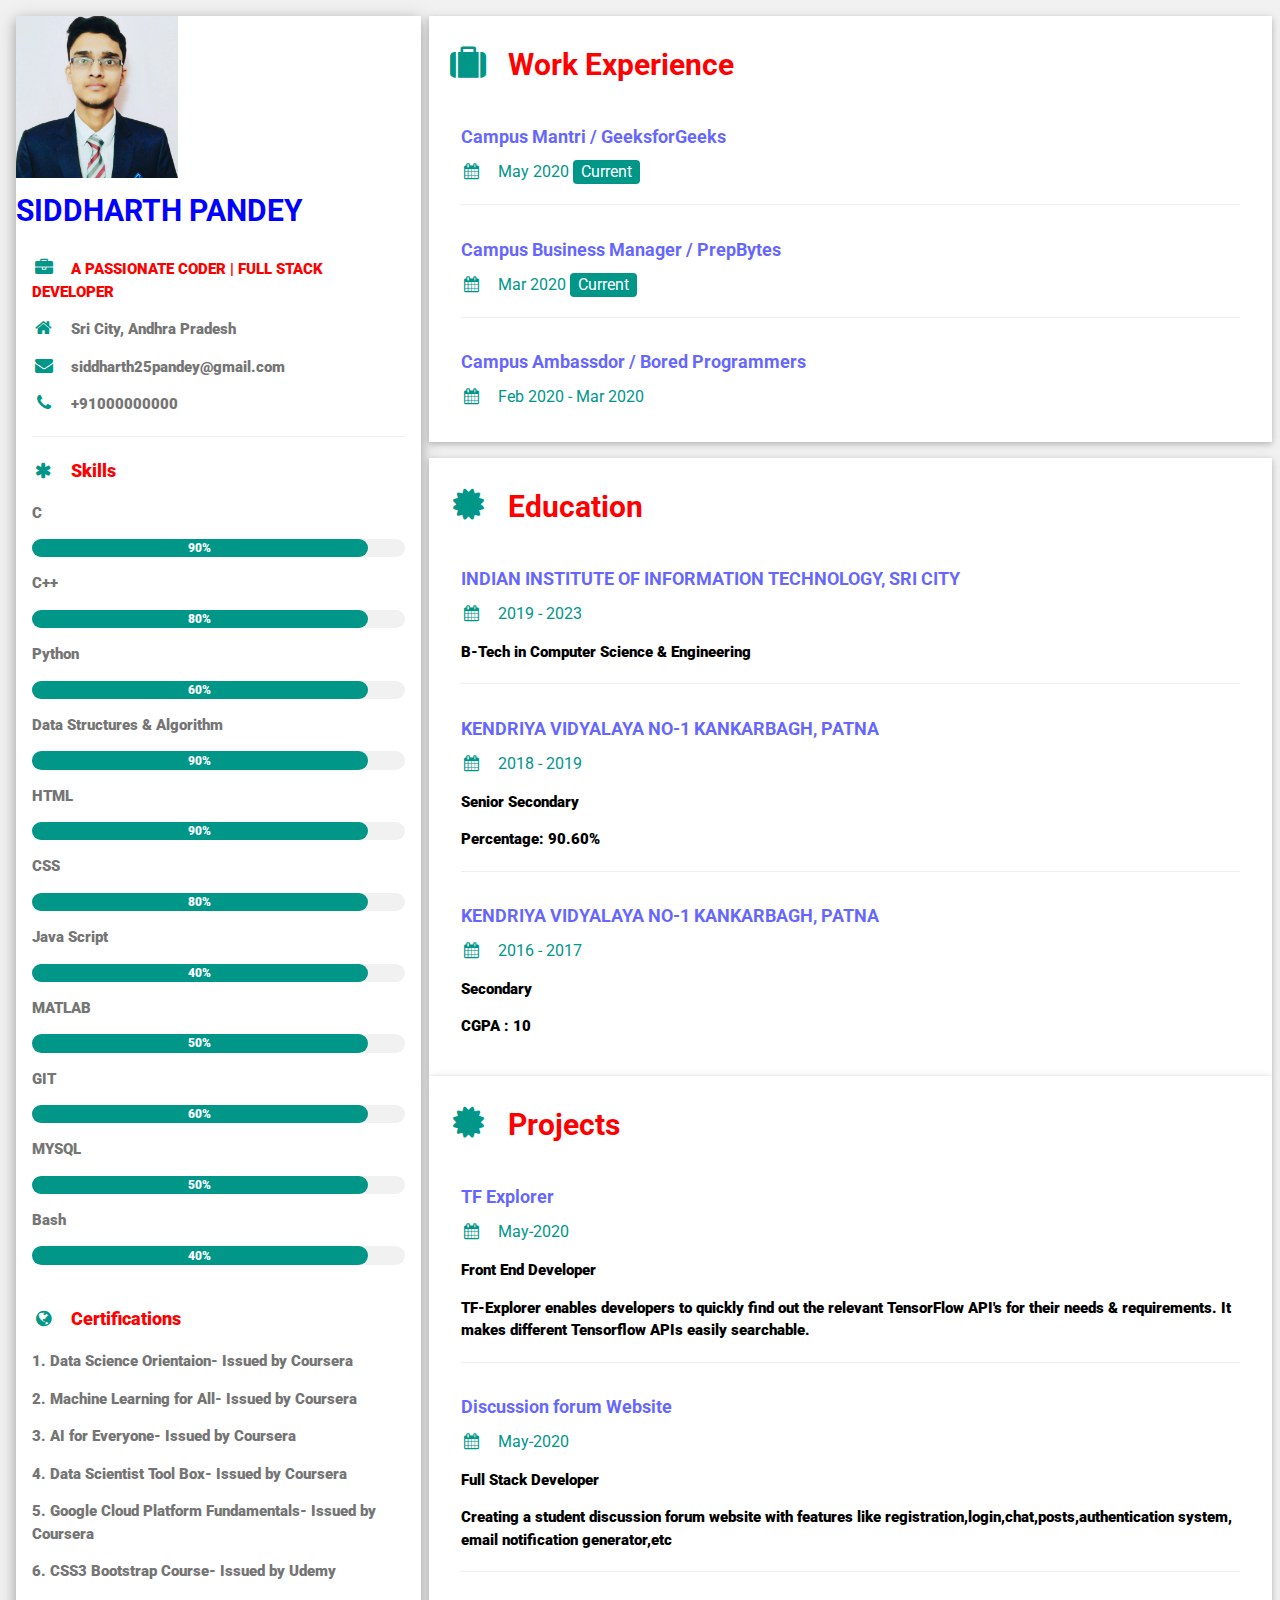
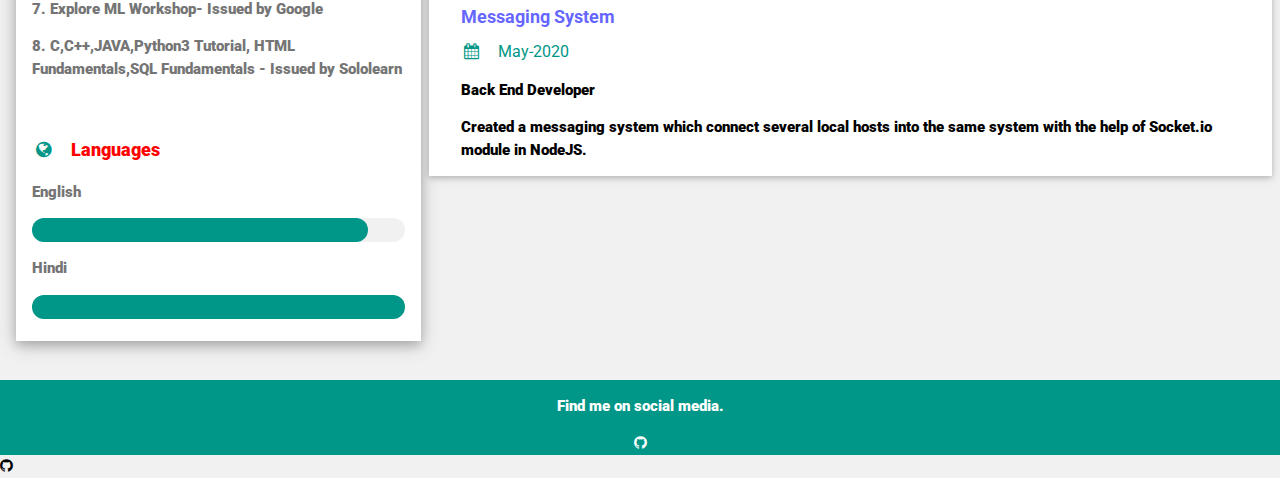
<file: resume.html>
<!DOCTYPE html>
<html>
<title>My resume</title>
<meta charset="UTF-8">
<meta name="viewport" content="width=device-width, initial-scale=1">
<link rel="stylesheet" href="https://www.w3schools.com/w3css/4/w3.css">
<link rel='stylesheet' href='https://fonts.googleapis.com/css?family=Roboto'>
<link rel="stylesheet" href="https://cdnjs.cloudflare.com/ajax/libs/font-awesome/4.7.0/css/font-awesome.min.css">
<style>
html,body,h1,h2,h3,h4,h5,h6 {font-family: "Roboto", sans-serif}
</style>
<body class="w3-light-grey">

<!-- Page Container -->
<div class="w3-content w3-margin-top" style="max-width:1400px;">

  <!-- The Grid -->
  <div class="w3-row-padding">
  
    <!-- Left Column -->
    <div class="w3-third">
    
      <div class="w3-white w3-text-grey w3-card-4">
        <div class="w3-display-container">
          <img src="1.jpg" style="width:40%" alt="Avatar">
          <div class="w3-display-bottomleft w3-container w3-text-black">
          <br>
           
          </div>
           <h2 style= "color: blue;"><b>SIDDHARTH PANDEY<b></h2>
        </div>
        <div class="w3-container">
          <p style="color: red;"><i class="fa fa-briefcase fa-fw w3-margin-right w3-large w3-text-teal"></i>A PASSIONATE CODER | FULL STACK DEVELOPER</p>
          <p><i class="fa fa-home fa-fw w3-margin-right w3-large w3-text-teal"></i>Sri City, Andhra Pradesh</p>
          <p><i class="fa fa-envelope fa-fw w3-margin-right w3-large w3-text-teal"></i>siddharth25pandey@gmail.com</p>
          <p><i class="fa fa-phone fa-fw w3-margin-right w3-large w3-text-teal"></i>+91000000000</p>
          <hr>

          <p class="w3-large"><b style="color:red;"><i class="fa fa-asterisk fa-fw w3-margin-right w3-text-teal"></i >Skills</b></p>
          <p>C</p>
          <div class="w3-light-grey w3-round-xlarge w3-small">
            <div class="w3-container w3-center w3-round-xlarge w3-teal" style="width:90%">90%</div>
          </div>
          <p>C++</p>
          <div class="w3-light-grey w3-round-xlarge w3-small">
            <div class="w3-container w3-center w3-round-xlarge w3-teal" style="width:90%">80%</div>
          </div>
          <p>Python</p>
          <div class="w3-light-grey w3-round-xlarge w3-small">
            <div class="w3-container w3-center w3-round-xlarge w3-teal" style="width:90%">60%</div>
          </div>
          <p>Data Structures & Algorithm</p>
          <div class="w3-light-grey w3-round-xlarge w3-small">
            <div class="w3-container w3-center w3-round-xlarge w3-teal" style="width:90%">90%</div>
          </div>
          
          <p>HTML</p>
          <div class="w3-light-grey w3-round-xlarge w3-small">
            <div class="w3-container w3-center w3-round-xlarge w3-teal" style="width:90%">90%</div>
          </div>
          <p>CSS</p>
          <div class="w3-light-grey w3-round-xlarge w3-small">
            <div class="w3-container w3-center w3-round-xlarge w3-teal" style="width:90%">80%</div>
          </div>
          <p>Java Script</p>
          <div class="w3-light-grey w3-round-xlarge w3-small">
            <div class="w3-container w3-center w3-round-xlarge w3-teal" style="width:90%">40%</div>
          </div>
          <p>MATLAB</p>
          <div class="w3-light-grey w3-round-xlarge w3-small">
            <div class="w3-container w3-center w3-round-xlarge w3-teal" style="width:90%">50%</div>
          </div>
          <p>GIT</p>
          <div class="w3-light-grey w3-round-xlarge w3-small">
            <div class="w3-container w3-center w3-round-xlarge w3-teal" style="width:90%">60%</div>
          </div>
          <p>MYSQL</p>
          <div class="w3-light-grey w3-round-xlarge w3-small">
            <div class="w3-container w3-center w3-round-xlarge w3-teal" style="width:90%">50%</div>
          </div>
          <p>Bash</p>
          <div class="w3-light-grey w3-round-xlarge w3-small">
            <div class="w3-container w3-center w3-round-xlarge w3-teal" style="width:90%">40%</div>
          </div>
          
          
          
          

          <br>
          <div>
        <p class="w3-large w3-text-theme"><b style="color:red;"><i class="fa fa-globe fa-fw w3-margin-right w3-text-teal"></i>Certifications</b></p>
          <p>1. Data Science Orientaion- Issued by Coursera</p>
          <p>2. Machine Learning for All- Issued by Coursera</p>
          <p>3. AI for Everyone- Issued by Coursera</p>
          <p>4. Data Scientist Tool Box- Issued by Coursera</p>
          <p>5. Google Cloud Platform Fundamentals- Issued by Coursera</p>
          <p>6. CSS3 Bootstrap Course- Issued by Udemy</p>
          <p>7. Explore ML Workshop- Issued by Google</p>
          <p>8. C,C++,JAVA,Python3 Tutorial, HTML Fundamentals,SQL Fundamentals - Issued by Sololearn</p>
      </div><br>

          <p class="w3-large w3-text-theme"><b style="color:red;"><i class="fa fa-globe fa-fw w3-margin-right w3-text-teal"></i>Languages</b></p>
          <p>English</p>
          <div class="w3-light-grey w3-round-xlarge">
            <div class="w3-round-xlarge w3-teal" style="height:24px;width:90%"></div>
          </div>
          <p>Hindi</p>
          <div class="w3-light-grey w3-round-xlarge">
            <div class="w3-round-xlarge w3-teal" style="height:24px;width:100%"></div>
          </div>
          <br>
        </div>
      </div><br>

    <!-- End Left Column -->
    </div>

    <!-- Right Column -->
    <div class="w3-twothird">
    
      <div class="w3-container w3-card w3-white w3-margin-bottom">
        <h2  class="w3-text-grey w3-padding-16"><i class="fa fa-suitcase fa-fw w3-margin-right w3-xxlarge w3-text-teal"></i><b style="color:red;">Work Experience</b></h2>
        <div class="w3-container">
          <h5 class="w3-opacity"><b style="color: blue;">Campus Mantri / GeeksforGeeks</b></h5>
          <h6 class="w3-text-teal"><i class="fa fa-calendar fa-fw w3-margin-right"></i>May 2020  <span class="w3-tag w3-teal w3-round">Current</span></h6>
               <hr>
        </div>
        <div class="w3-container">
          <h5 class="w3-opacity"><b style="color: blue;">Campus Business Manager / PrepBytes </b></h5>
          <h6 class="w3-text-teal"><i class="fa fa-calendar fa-fw w3-margin-right"></i>Mar 2020  <span class="w3-tag w3-teal w3-round">Current</span></h6>
          
          <hr>
        </div>
        <div class="w3-container">
          <h5 class="w3-opacity"><b style="color: blue;">Campus Ambassdor / Bored Programmers</b></h5>
          <h6 class="w3-text-teal"><i class="fa fa-calendar fa-fw w3-margin-right"></i>Feb 2020 - Mar 2020</h6>
          <br>
        </div>
      </div>

      <div class="w3-container w3-card w3-white">
        <h2 class="w3-text-grey w3-padding-16"><i class="fa fa-certificate fa-fw w3-margin-right w3-xxlarge w3-text-teal"></i><b style="color:red;">Education</b></h2>
        <div class="w3-container">
          <h5 class="w3-opacity"><b style="color: blue;">INDIAN INSTITUTE OF INFORMATION TECHNOLOGY, SRI CITY</b></h5>
          <h6 class="w3-text-teal"><i class="fa fa-calendar fa-fw w3-margin-right"></i>2019 - 2023</h6>
          <p>B-Tech in Computer Science & Engineering</p>
          <hr>
        </div>
        <div class="w3-container">
          <h5 class="w3-opacity"><b style="color: blue;">KENDRIYA VIDYALAYA NO-1 KANKARBAGH, PATNA</b></h5>
          <h6 class="w3-text-teal"><i class="fa fa-calendar fa-fw w3-margin-right"></i>2018 - 2019</h6>
          <p>Senior Secondary</p>
          <p> Percentage: 90.60% </p>
          <hr>
        </div>
        <div class="w3-container">
          <h5 class="w3-opacity"><b style="color: blue;">KENDRIYA VIDYALAYA NO-1 KANKARBAGH, PATNA</b></h5>
          <h6 class="w3-text-teal"><i class="fa fa-calendar fa-fw w3-margin-right"></i>2016 - 2017</h6>
          <p>Secondary</p>
          <p> CGPA : 10</p><br>
        </div>
      </div>
      <div class="w3-container w3-card w3-white">
        <h2 class="w3-text-grey w3-padding-16"><i class="fa fa-certificate fa-fw w3-margin-right w3-xxlarge w3-text-teal"></i><b style="color:red;">Projects</b></h2>
        <div class="w3-container">
          <h5 class="w3-opacity"><b style="color: blue;">TF Explorer</b></h5>
          <h6 class="w3-text-teal"><i class="fa fa-calendar fa-fw w3-margin-right"></i>May-2020</h6>
          <p>Front End Developer</p>
          <p>TF-Explorer enables developers to quickly find out the relevant TensorFlow API's for their needs & requirements. It makes different Tensorflow APIs easily searchable.</p>
          <hr>
        </div>
        <div class="w3-container">
          <h5 class="w3-opacity"><b style="color: blue;">Discussion forum Website</b></h5>
          <h6 class="w3-text-teal"><i class="fa fa-calendar fa-fw w3-margin-right"></i>May-2020</h6>
          <p>Full Stack Developer</p>
          <p>Creating a student discussion forum website with features like registration,login,chat,posts,authentication system, email notification generator,etc
</p>
          
          <hr>
        </div>
        <div class="w3-container">
          <h5 class="w3-opacity"><b style="color: blue;">Messaging System</b></h5>
          <h6 class="w3-text-teal"><i class="fa fa-calendar fa-fw w3-margin-right"></i>May-2020</h6>
            <p>Back End Developer</p>
          <p> Created a messaging system which connect several local hosts into the same system with the help of Socket.io module in NodeJS.</p>
        </div>
      </div>


     
    <!-- End Right Column -->
    </div>
    
  <!-- End Grid -->
  </div>
  
  <!-- End Page Container -->
</div>

<footer class="w3-container w3-teal w3-center w3-margin-top">
  <p>Find me on social media.</p>
    <i class="fa fa-github w3-hover-opacity"</i>
  
 
</footer>

</body>
</html>
</file>
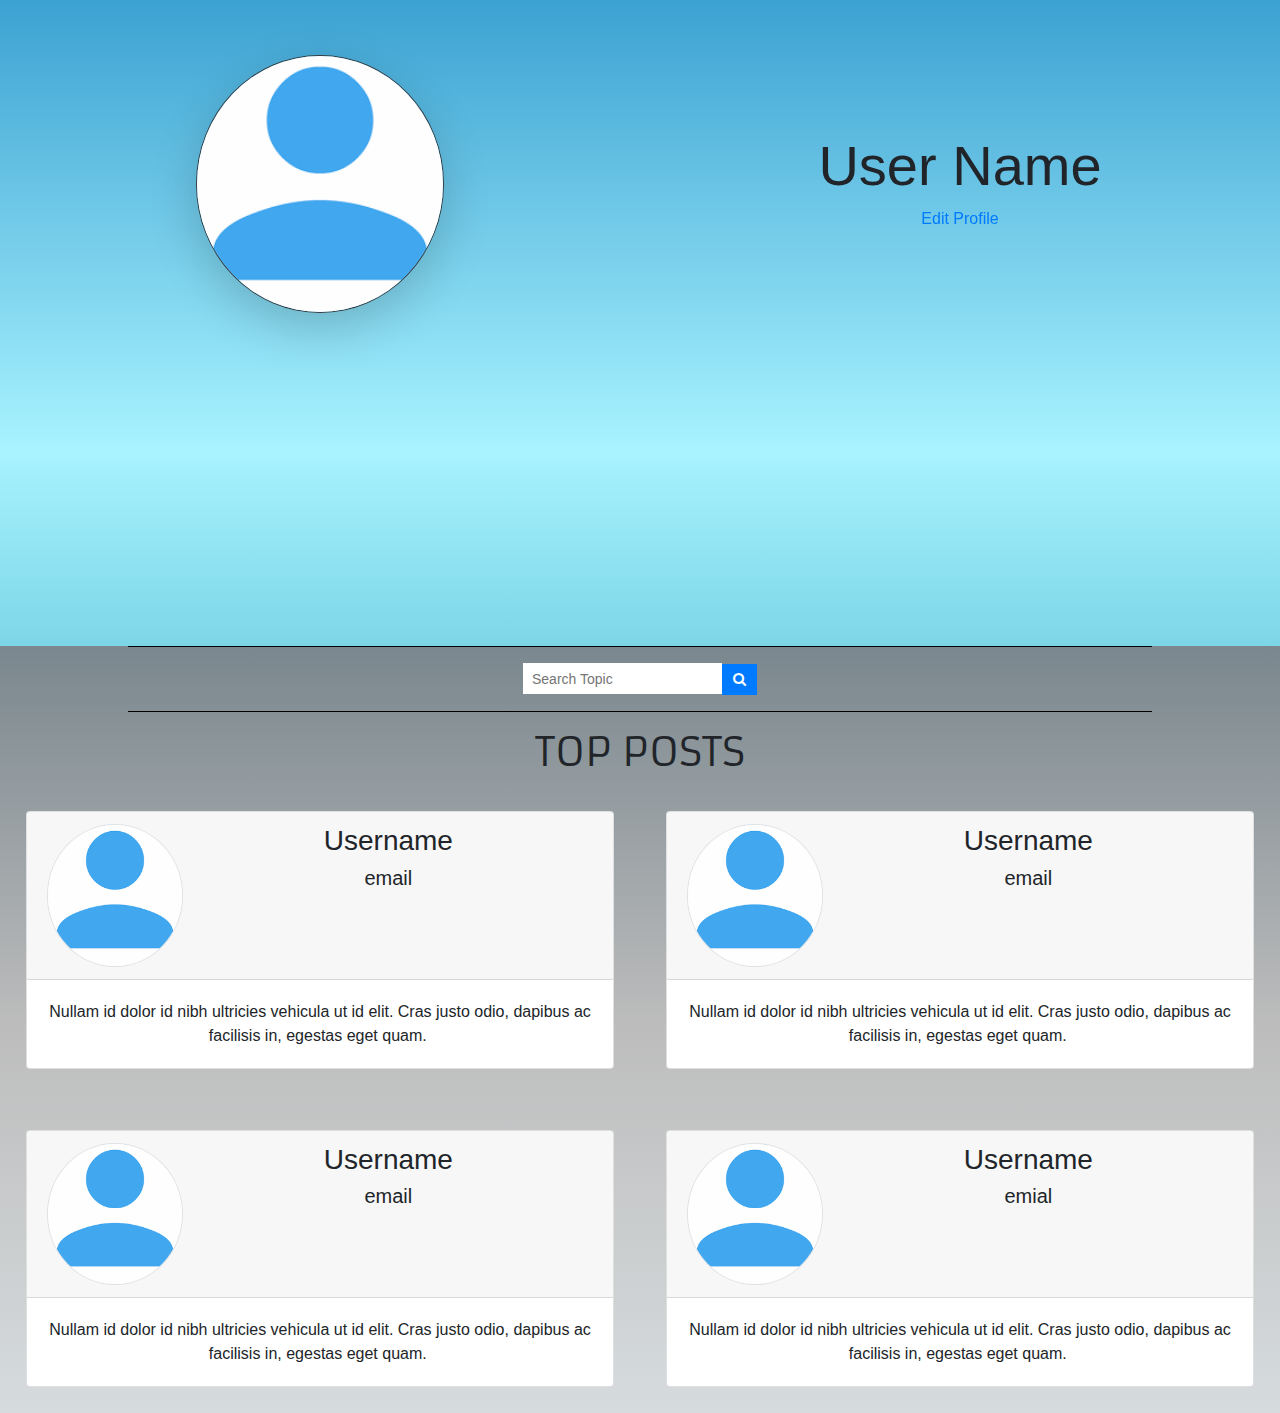
<file: user_profile.html>
<!DOCTYPE html>
<html>

<head>
    <meta charset="utf-8">
    <meta name="viewport" content="width=device-width, initial-scale=1.0, shrink-to-fit=no">
    <title>My Profile</title>
    <link rel="stylesheet" href="https://cdnjs.cloudflare.com/ajax/libs/twitter-bootstrap/4.5.0/css/bootstrap.min.css">
    <link rel="stylesheet" href="https://fonts.googleapis.com/css?family=Alef">
    <link rel="stylesheet" href="https://fonts.googleapis.com/css?family=Armata">
    <link rel="stylesheet" href="https://fonts.googleapis.com/css?family=Bahiana">
    <link rel="stylesheet" href="https://cdnjs.cloudflare.com/ajax/libs/font-awesome/4.7.0/css/font-awesome.min.css">
    <style>
        body {
            background-image: linear-gradient(180deg, #3ca2d2 0, #a8f3ff 50%, #44b0c6 100%)
        }

        div {
            position: relative;
            z-index: 1000
        }

        .page {
            position: absolute;
            height: 100%;
            width: 100%;
            background-image: linear-gradient(180deg, #3ca2d2 0, #a8f3ff 50%, #44b0c6 100%)
        }

        .user_activity {
            top: 70%;
            height: auto;
            background-image: linear-gradient(180deg, #7a878e 0, #bdbdbd 50%, #d6dbdd 100%)
        }

        .page_user {
            position: relative;
            z-index: 1000;
            width: 100%
        }

        .user_details {
            position: fixed;
            z-index: -99;
            top: 5%
        }
    </style>
</head>

<body>
    <div class="page">
        <div class="user_details page_user" style="margin-top: 0px;">
            <div class="row" id="user_details_row" style="margin: 0px;">
                <div class="col text-center m-auto col-md-6 col-sm-12 col-12" id="user_img" style="padding: 10px;"><img
                        class="img-fluid border rounded-circle border-dark shadow-lg" src="default_profile.png"
                        width="40%"></div>
                <div class="col text-center m-auto col-md-6 col-sm-12 col-12" id="user_name"
                    style="padding: 0px;padding-bottom: 5px;">
                    <h1 class="display-4 text-center">User Name</h1><a href="#">Edit Profile</a>
                </div>
            </div>
        </div>
        <div class="text-center user_activity page_user">
            <hr style="background-color: #000000;width: 80vw;"><label for="search_topic"></label><input
                class="border rounded-0 border-white form-control-sm search-field" type="search" name="search"
                id="search_topic" style="background-color: rgb(255,255,255);" placeholder="Search Topic"><button
                class="btn btn-primary btn-sm border rounded-0 border-primary" type="submit" style="height: 31px;"><i
                    class="fa fa-search"
                    style="color: rgb(255,255,255);margin: 2px;padding-right: 0px;padding-left: -px;"></i></button>
            <hr style="background-color: #000000;width: 80vw;">
            <h1 style="font-family: Armata, sans-serif;">TOP POSTS</h1>
            <div class="row row-cols-2" style="margin-right: 0px;margin-left: 0px;margin-top: 10px;">
                <div class="col" style="padding: 2%;">
                    <div class="card">
                        <div class="card-header"><img class="border rounded-circle float-left" style="width: 25%;"
                                src="default_profile.png">
                            <h3>Username</h3>
                            <h5>email</h5>
                        </div>
                        <div class="card-body">
                            <p class="card-text">Nullam id dolor id nibh ultricies vehicula ut id elit. Cras justo odio,
                                dapibus ac facilisis in, egestas eget quam.&nbsp;</p>
                        </div>
                    </div>
                </div>
                <div class="col" style="padding: 2%;">
                    <div class="card">
                        <div class="card-header"><img class="border rounded-circle float-left" style="width: 25%;"
                                src="default_profile.png">
                            <h3>Username</h3>
                            <h5>email</h5>
                        </div>
                        <div class="card-body">
                            <p class="card-text">Nullam id dolor id nibh ultricies vehicula ut id elit. Cras justo odio,
                                dapibus ac facilisis in, egestas eget quam.&nbsp;</p>
                        </div>
                    </div>
                </div>
            </div>
            <div class="row row-cols-2" style="margin-right: 0px;margin-left: 0px;margin-top: 10px;">
                <div class="col" style="padding: 2%;">
                    <div class="card">
                        <div class="card-header"><img class="border rounded-circle float-left" style="width: 25%;"
                                src="default_profile.png">
                            <h3>Username</h3>
                            <h5>email</h5>
                        </div>
                        <div class="card-body">
                            <p class="card-text">Nullam id dolor id nibh ultricies vehicula ut id elit. Cras justo odio,
                                dapibus ac facilisis in, egestas eget quam.&nbsp;</p>
                        </div>
                    </div>
                </div>
                <div class="col" style="padding: 2%;">
                    <div class="card">
                        <div class="card-header"><img class="border rounded-circle float-left" style="width: 25%;"
                                src="default_profile.png">
                            <h3>Username</h3>
                            <h5>emial</h5>
                        </div>
                        <div class="card-body">
                            <p class="card-text">Nullam id dolor id nibh ultricies vehicula ut id elit. Cras justo odio,
                                dapibus ac facilisis in, egestas eget quam.&nbsp;</p>
                        </div>
                    </div>
                </div>
            </div>
        </div>
    </div>
    <script src="https://cdnjs.cloudflare.com/ajax/libs/jquery/3.5.1/jquery.min.js"></script>
    <script src="https://cdnjs.cloudflare.com/ajax/libs/twitter-bootstrap/4.5.0/js/bootstrap.bundle.min.js"></script>
</body>

</html>
</file>
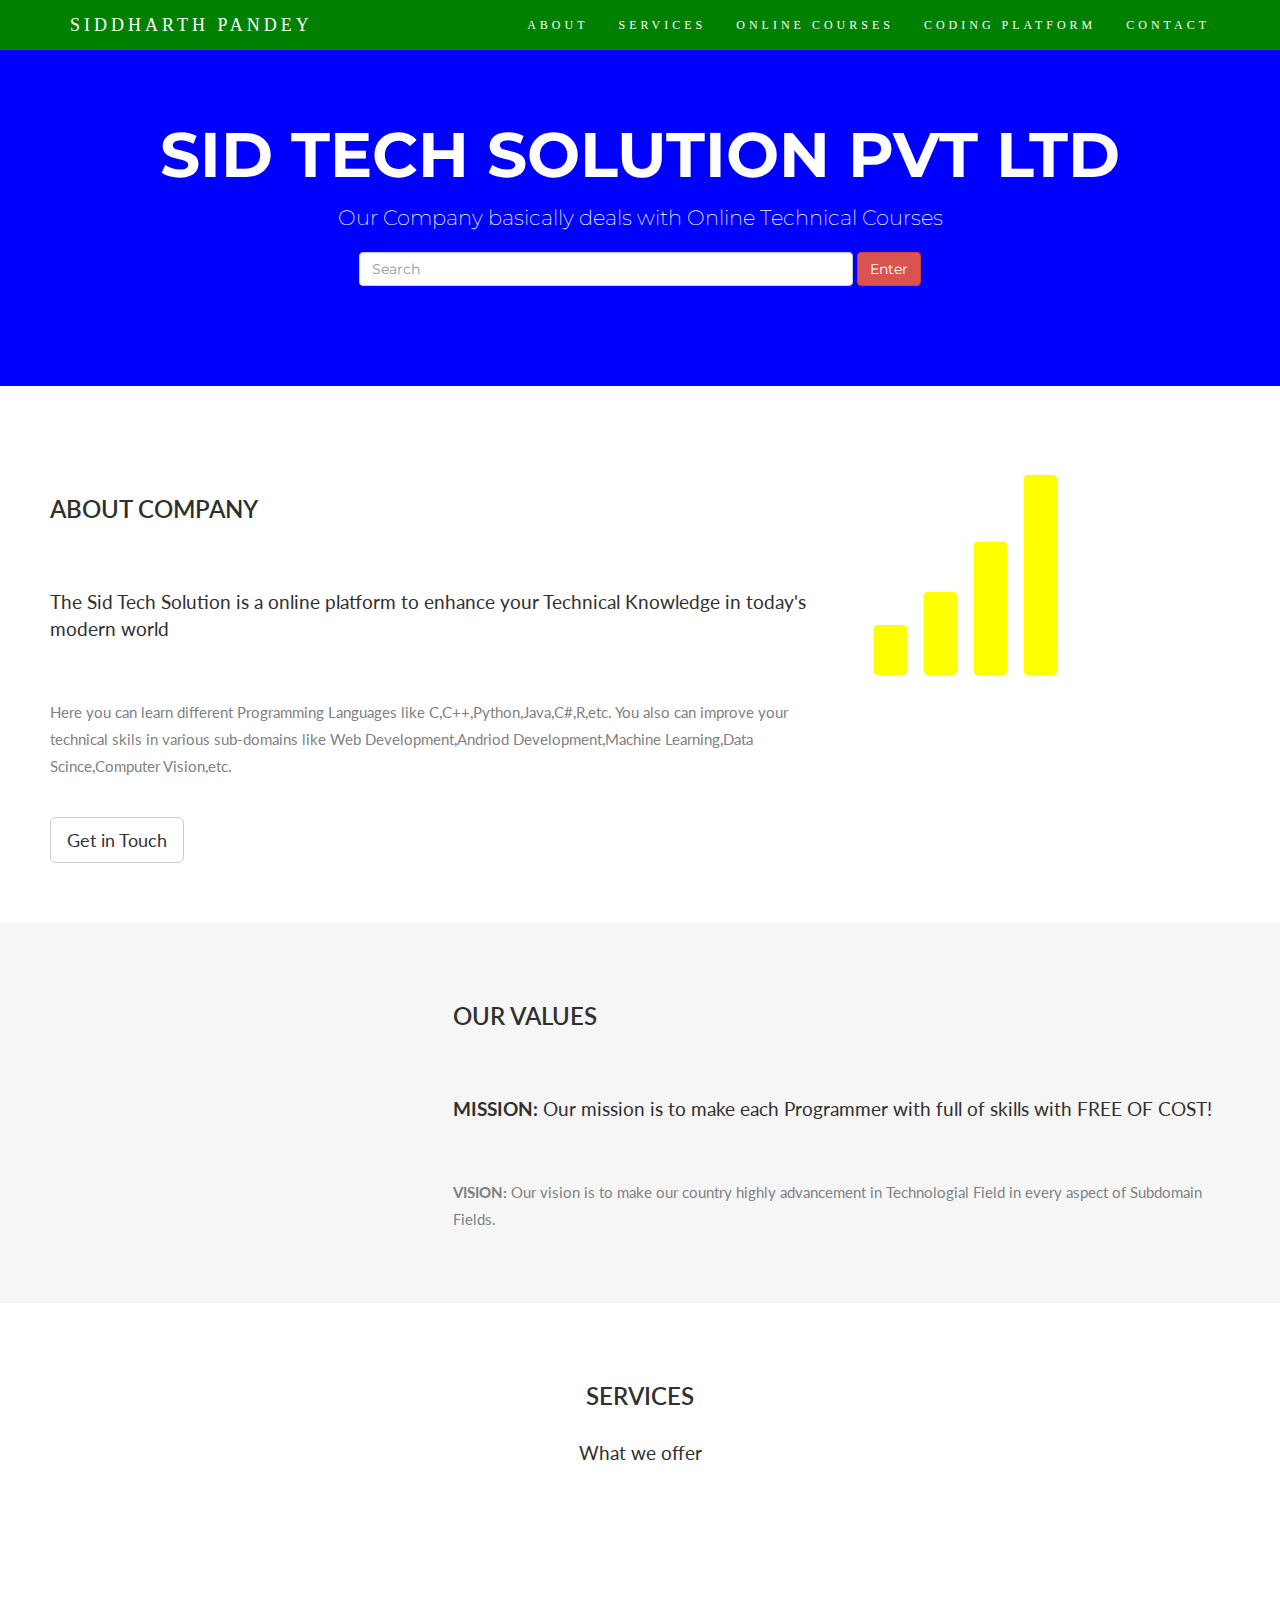
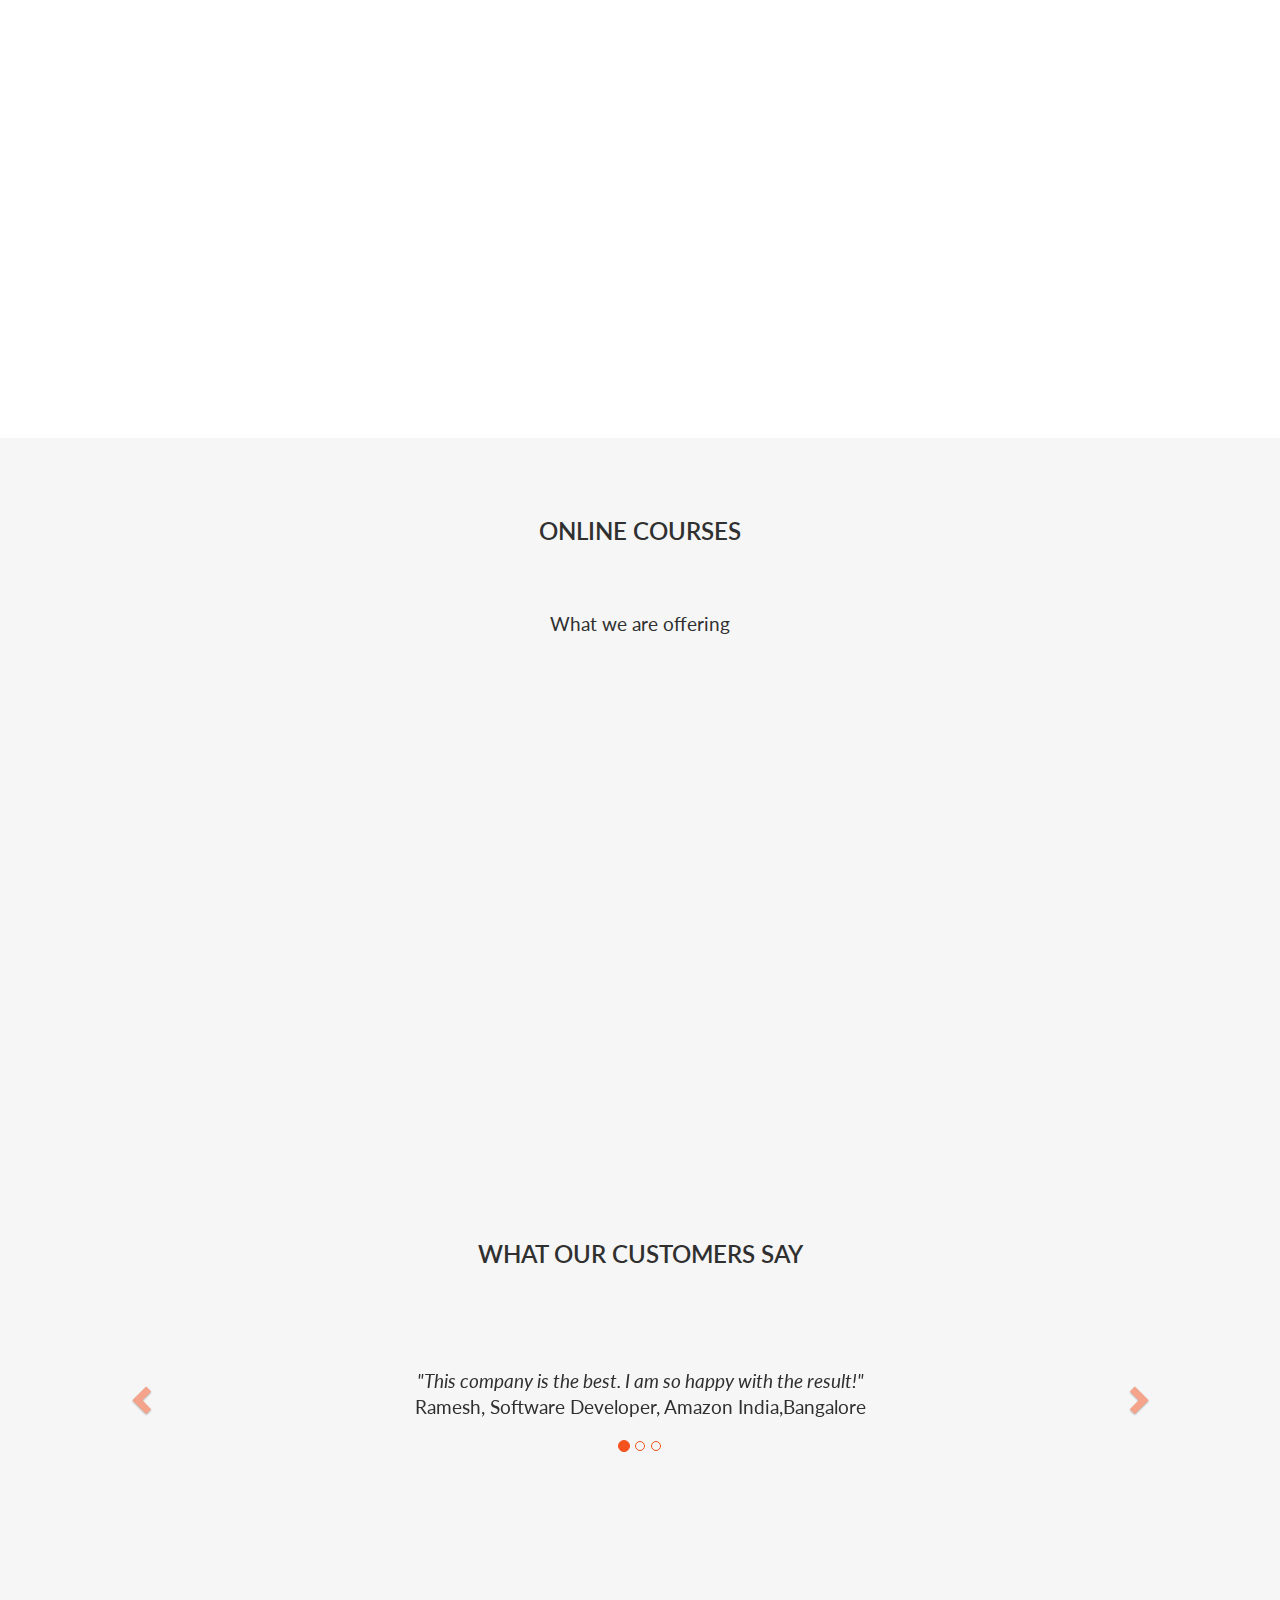
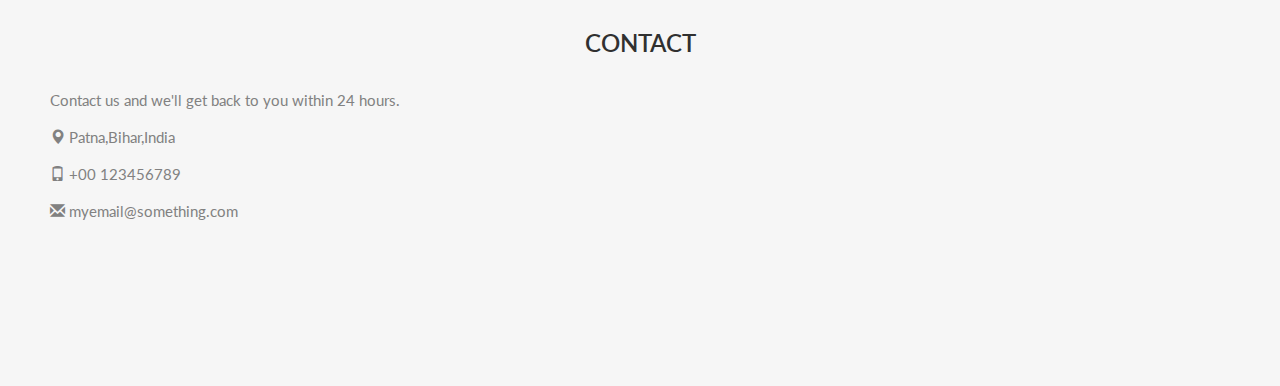
<file: web.html>
<!DOCTYPE html>
<html lang="en">

<head>
    <title>SID TECH SOLUTION PVT LTD</title>
    <meta charset="utf-8">
    <meta name="viewport" content="width=device-width, initial-scale=1">
    <link rel="stylesheet" href="https://maxcdn.bootstrapcdn.com/bootstrap/3.3.7/css/bootstrap.min.css">
    <link href="https://fonts.googleapis.com/css?family=Montserrat" rel="stylesheet" type="text/css">
    <link href="https://fonts.googleapis.com/css?family=Lato" rel="stylesheet" type="text/css">
    <script src="https://ajax.googleapis.com/ajax/libs/jquery/1.12.4/jquery.min.js"></script>
    <script src="https://maxcdn.bootstrapcdn.com/bootstrap/3.3.7/js/bootstrap.min.js"></script>
    <style>
        body {
            font: 400 15px Lato, sans-serif;
            line-height: 1.8;
            color: #818181;
        }
        
        h2 {
            font-size: 24px;
            text-transform: uppercase;
            color: #303030;
            font-weight: 600;
            margin-bottom: 30px;
        }
        
        h4 {
            font-size: 19px;
            line-height: 1.375em;
            color: #303030;
            font-weight: 400;
            margin-bottom: 30px;
        }
        
        .jumbotron {
            background-color: blue;
            color: #fff;
            padding: 100px 25px;
            font-family: Montserrat, sans-serif;
        }
        
        .container-fluid {
            padding: 60px 50px;
        }
        
        .bg-grey {
            background-color: #f6f6f6;
        }
        
        .logo-small {
            color: darkmagenta;
            font-size: 50px;
        }
        
        .logo {
            color: yellow;
            font-size: 200px;
        }
        
        .thumbnail {
            padding: 0 0 15px 0;
            border: none;
            border-radius: 0;
        }
        
        .thumbnail img {
            width: 100%;
            height: 100%;
            margin-bottom: 10px;
        }
        
        .carousel-control.right,
        .carousel-control.left {
            background-image: none;
            color: #f4511e;
        }
        
        .carousel-indicators li {
            border-color: #f4511e;
        }
        
        .carousel-indicators li.active {
            background-color: #f4511e;
        }
        
        .item h4 {
            font-size: 19px;
            line-height: 1.375em;
            font-weight: 400;
            font-style: italic;
            margin: 70px 0;
        }
        
        .item span {
            font-style: normal;
        }
        
        .panel {
            border: 1px solid #f4511e;
            border-radius: 0 !important;
            transition: box-shadow 0.5s;
        }
        
        .panel:hover {
            box-shadow: 5px 0px 40px rgba(0, 0, 0, .2);
        }
        
        .panel-footer .btn:hover {
            border: 1px solid black;
            background-color: #fff !important;
            color: black;
        }
        
        .panel-heading {
            color: #fff !important;
            background-color: #f4511e !important;
            padding: 25px;
            border-bottom: 1px solid transparent;
            border-top-left-radius: 0px;
            border-top-right-radius: 0px;
            border-bottom-left-radius: 0px;
            border-bottom-right-radius: 0px;
        }
        
        .panel-footer {
            background-color: white !important;
        }
        
        .panel-footer h3 {
            font-size: 32px;
        }
        
        .panel-footer h4 {
            color: #aaa;
            font-size: 14px;
        }
        
        .panel-footer .btn {
            margin: 15px 0;
            background-color: #f4511e;
            color: #fff;
        }
        
        .navbar {
            margin-bottom: 0;
            background-color: green;
            z-index: 9999;
            border: 0;
            font-size: 12px !important;
            line-height: 1.42857143 !important;
            letter-spacing: 4px;
            border-radius: 0;
            font-family: 'Times New Roman', Times, serif;
        }
        
        .navbar li a,
        .navbar .navbar-brand {
            color: #fff !important;
        }
        
        .navbar-nav li a:hover,
        .navbar-nav li.active a {
            color: crimson !important;
            background-color: yellow !important;
        }
        
        .navbar-default .navbar-toggle {
            border-color: transparent;
            color: darkblue !important;
        }
        
        footer .glyphicon {
            font-size: 20px;
            margin-bottom: 20px;
            color: brown;
        }
        
        .slideanim {
            visibility: hidden;
        }
        
        .slide {
            animation-name: slide;
            -webkit-animation-name: slide;
            animation-duration: 1s;
            -webkit-animation-duration: 1s;
            visibility: visible;
        }
        
        @keyframes slide {
            0% {
                opacity: 0;
                transform: translateY(70%);
            }
            100% {
                opacity: 1;
                transform: translateY(0%);
            }
        }
        
        @-webkit-keyframes slide {
            0% {
                opacity: 0;
                -webkit-transform: translateY(70%);
            }
            100% {
                opacity: 1;
                -webkit-transform: translateY(0%);
            }
        }
        
        @media screen and (max-width: 768px) {
            .col-sm-4 {
                text-align: center;
                margin: 25px 0;
            }
            .btn-lg {
                width: 100%;
                margin-bottom: 35px;
            }
        }
        
        @media screen and (max-width: 480px) {
            .logo {
                font-size: 150px;
            }
        }
    </style>
</head>

<body id="myPage" data-spy="scroll" data-target=".navbar" data-offset="60">

    <nav class="navbar navbar-default navbar-fixed-top">
        <div class="container">
            <div class="navbar-header">
                <button type="button" class="navbar-toggle" data-toggle="collapse" data-target="#myNavbar"> 
        <span class="icon-bar"></span> 
        <span class="icon-bar"></span> 
        <span class="icon-bar"></span> 
      </button>
                <a class="navbar-brand" href="#myPage">SIDDHARTH PANDEY</a>
            </div>
            <div class="collapse navbar-collapse" id="myNavbar">
                <ul class="nav navbar-nav navbar-right">
                    <li><a href="#about">ABOUT</a></li>
                    <li><a href="#services">SERVICES</a></li>
                    <li><a href="#online courses">ONLINE COURSES</a></li>
                    <li><a href="#coding platform">CODING PLATFORM</a></li>
                    <li><a href="#contact">CONTACT</a></li>
                </ul>
            </div>
        </div>
    </nav>

    <div class="jumbotron text-center">
        <h1><b>SID TECH SOLUTION PVT LTD</b></h1>
        <p>Our Company basically deals with Online Technical Courses</p>
        <form class="form-inline">
            <input type="email" class="form-control" size="50" placeholder="Search" required>
            <button type="button" class="btn btn-danger">Enter</button>
        </form>
    </div>

    <!-- Container (About Section) -->
    <div id="about" class="container-fluid">
        <div class="row">
            <div class="col-sm-8">
                <h2>About Company</h2><br>
                <h4>The Sid Tech Solution is a online platform to enhance your Technical Knowledge in today's modern world</h4><br>
                <p>Here you can learn different Programming Languages like C,C++,Python,Java,C#,R,etc. You also can improve your technical skils in various sub-domains like Web Development,Andriod Development,Machine Learning,Data Scince,Computer Vision,etc.
                </p>
                <br><button class="btn btn-default btn-lg">Get in Touch</button>
            </div>
            <div class="col-sm-4">
                <span class="glyphicon glyphicon-signal logo"></span>
            </div>
        </div>
    </div>

    <div class="container-fluid bg-grey">
        <div class="row">
            <div class="col-sm-4">
                <span class="glyphicon glyphicon-globe logo slideanim"></span>
            </div>
            <div class="col-sm-8">
                <h2>Our Values</h2><br>
                <h4><strong>MISSION:</strong> Our mission is to make each Programmer with full of skills with FREE OF COST!</h4><br>
                <p><strong>VISION:</strong> Our vision is to make our country highly advancement in Technologial Field in every aspect of Subdomain Fields.</p>
            </div>
        </div>
    </div>

    <!-- Container (Services Section) -->
    <div id="services" class="container-fluid text-center">
        <h2>SERVICES</h2>
        <h4>What we offer</h4>
        <br>
        <div class="row slideanim">
            <div class="col-sm-4">
                <span class="glyphicon glyphicon-off logo-small"></span>
                <h4>Coding Languages</h4>
                <p>C,C++,Java,Python,C#,Ruby,R,etc</p>
            </div>
            <div class="col-sm-4">
                <span class="glyphicon glyphicon-heart logo-small"></span>
                <h4>Interaction between tutor and coders</h4>
                <p>We provide a platform for Interaction between tutor and coders .</p>
            </div>
            <div class="col-sm-4">
                <span class="glyphicon glyphicon-lock logo-small"></span>
                <h4>Job Search</h4>
                <p>We help the Programmer to get their desired job in their suitable location</p>
            </div>
        </div>
        <br><br>
        <div class="row slideanim">
            <div class="col-sm-4">
                <span class="glyphicon glyphicon-leaf logo-small"></span>
                <h4>Practice Interview Questions</h4>
                <p>Here we provide ample amount of Questionssets that helps the student to Practice them before facing the Interview of Grade A Company</p>
            </div>
            <div class="col-sm-4">
                <span class="glyphicon glyphicon-certificate logo-small"></span>
                <h4>CERTIFIED</h4>
                <p>You will get a Certificate after completing the course</p>
            </div>
            <div class="col-sm-4">
                <span class="glyphicon glyphicon-wrench logo-small"></span>
                <h4 style="color:#303030;">HARD WORK</h4>
                <p>You Hardwork and Our effots jointly brings a lot of change in human society.</p>
            </div>
        </div>
    </div>

    <!-- Container (Portfolio Section) -->
    <div id="portfolio" class="container-fluid text-center bg-grey">
        <h2>Online Courses</h2><br>
        <h4>What we are offering</h4>
        <div class="row text-center slideanim">
            <div class="col-sm-4">
                <div class="thumbnail">
                    <img src="c++.png" alt="C++" width="400" height="300">
                    <p><strong>C++</strong></p>
                    <p>Complete C++ Language</p>
                </div>
            </div>
            <div class="col-sm-4">
                <div class="thumbnail">
                    <img src="python.png" alt="Pyhton" width="400" height="300">
                    <p><strong>Python</strong></p>
                    <p>Complete Python Language</p>
                </div>
            </div>
            <div class="col-sm-4">
                <div class="thumbnail">
                    <img src="java.png" alt="Java" width="400" height="300">
                    <p><strong>Java</strong></p>
                    <p>Complete Java Language</p>
                </div>
            </div>
        </div><br>

        <h2>What our customers say</h2>
        <div id="myCarousel" class="carousel slide text-center" data-ride="carousel">
            <!-- Indicators -->
            <ol class="carousel-indicators">
                <li data-target="#myCarousel" data-slide-to="0" class="active"></li>
                <li data-target="#myCarousel" data-slide-to="1"></li>
                <li data-target="#myCarousel" data-slide-to="2"></li>
            </ol>

            <!-- Wrapper for slides -->
            <div class="carousel-inner" role="listbox">
                <div class="item active">
                    <h4>"This company is the best. I am so happy with the result!"<br><span style="font-style:normal;">Ramesh, Software Developer, Amazon India,Bangalore</span></h4>
                </div>
                <div class="item">
                    <h4>"One word... WOW!!"<br><span style="font-style:normal;">Gaurav, System Engineer, ISRO</span></h4>
                </div>
                <div class="item">
                    <h4>"Could I... BE any more happy with this company?"<br><span style="font-style:normal;">Pragya, Data Scientist , Google India,Hydrebad</span></h4>
                </div>
                <div class="item">
                    <h4>"Brillian Company. Helped me a lot to improve my skills"<br><span style="font-style:normal;">Aditya, Software Engineer , Facebook, New Delhi</span></h4>
                </div>
            </div>

            <!-- Left and right controls -->
            <a class="left carousel-control" href="#myCarousel" role="button" data-slide="prev">
                <span class="glyphicon glyphicon-chevron-left" aria-hidden="true"></span>
                <span class="sr-only">Previous</span>
            </a>
            <a class="right carousel-control" href="#myCarousel" role="button" data-slide="next">
                <span class="glyphicon glyphicon-chevron-right" aria-hidden="true"></span>
                <span class="sr-only">Next</span>
            </a>
        </div>
    </div>


    <!-- Container (Contact Section) -->
    <div id="contact" class="container-fluid bg-grey">
        <h2 class="text-center">CONTACT</h2>
        <div class="row">
            <div class="col-sm-5">
                <p>Contact us and we'll get back to you within 24 hours.</p>
                <p><span class="glyphicon glyphicon-map-marker"></span> Patna,Bihar,India</p>
                <p><span class="glyphicon glyphicon-phone"></span> +00 123456789</p>
                <p><span class="glyphicon glyphicon-envelope"></span> myemail@something.com</p>
            </div>
            <div class="col-sm-7 slideanim">
                <div class="row">
                    <div class="col-sm-6 form-group">
                        <input class="form-control" id="name" name="name" placeholder="Name" type="text" required>
                    </div>
                    <div class="col-sm-6 form-group">
                        <input class="form-control" id="email" name="email" placeholder="Email" type="email" required>
                    </div>
                </div>
                <textarea class="form-control" id="comments" name="comments" placeholder="Comment" rows="5"></textarea><br>
                <div class="row">
                    <div class="col-sm-12 form-group">
                        <button class="btn btn-default pull-right" type="submit">Send</button>
                    </div>
                </div>
            </div>
        </div>
    </div>

    <script>
        $(document).ready(function() {

            $(".navbar a, footer a[href='#myPage']").on('click', function(event) {

                if (this.hash !== "") {

                    event.preventDefault();


                    var hash = this.hash;


                    $('html, body').animate({
                        scrollTop: $(hash).offset().top
                    }, 900, function() {


                        window.location.hash = hash;
                    });
                }
            });

            $(window).scroll(function() {
                $(".slideanim").each(function() {
                    var pos = $(this).offset().top;

                    var winTop = $(window).scrollTop();
                    if (pos < winTop + 600) {
                        $(this).addClass("slide");
                    }
                });
            });
        })
    </script>

</body>

</html>
</file>
<file: about.css>
header{
    background-image: url("background.jpeg");
    height: 100vh;
    background-size: cover;
    background-position: center;
}
ul {
  list-style-type: none;
  Margin-top:10px;
  Margin-left: 700px;
  padding:0;
  position: fixed;
  top: 0;
  width: 50%;
}

li {
  float: right;
}

li a, .dropbtn {
  display: inline-block;
  color: white;
  text-align: center;
  padding: 14px 16px;
  text-decoration: none;
}
/*
li a:hover, .dropdown:hover .dropbtn {
  /*background-color: red;*/
}
*/
li{
    float: right;
    list-style: none;
    margin-top: 70px;
}

li{
    display: inline-block;
}

li a{
    color: white;
    text-decoration: none;
    padding: 5px 20px;
    font-family: "Roboto", "sans-serif";
    font-size: 20px;
}

li.active a{
    border: 1px solid white;
    padding: 5px 19px;
}

li a:hover{
    border: 1px solid white;
    padding: 5px 19px;
    /*position: fixed;*/
}

body {
  margin:0;
  padding:0;
  background-image: linear-gradient(rgba(0,0,0,0.5), rgba(0,0,0,0.5)), url("background.jpeg");
  height: 100vh;
  background-size: cover;
  background-position: center;
  background-attachment: fixed;
  color: black;
}
.active {
  background-color: #4CAF50;
}
.footer {
    padding: 30px;
    text-align: center;
    background: #ddd;
    margin-top: 20px;
    text-color: black;
}
</file>
<file: contact_us.css>
header{
    background-image: url("background.jpeg");
    height: 100vh;
    background-size: cover;
    background-position: center;
}
ul {
  list-style-type: none;
  Margin-top:10px;
  Margin-left: 700px;
  padding:0;
  position: fixed;
  top: 0;
  width: 50%;
}

li {
  float: right;
}

li a, .dropbtn {
  display: inline-block;
  color: white;
  text-align: center;
  padding: 14px 16px;
  text-decoration: none;
}
/*
li a:hover, .dropdown:hover .dropbtn {
  /*background-color: red;*/
}
*/
li{
    float: right;
    list-style: none;
    margin-top: 70px;
}

li{
    display: inline-block;
}

li a{
    color: white;
    text-decoration: none;
    padding: 5px 20px;
    font-family: "Roboto", "sans-serif";
    font-size: 20px;
}

li.active a{
    border: 1px solid white;
    padding: 5px 19px;
}

li a:hover{
    border: 1px solid white;
    padding: 5px 19px;
    /*position: fixed;*/
}

body {
  margin:0;
  padding:0;
  background-image: linear-gradient(rgba(0,0,0,0.5), rgba(0,0,0,0.5)), url("background.jpeg");
  height: 100vh;
  background-size: cover;
  background-position: center;
  background-attachment: fixed;
  color: black;
}
.active {
  background-color: #4CAF50;
}
/*
body {font-family: Arial, Helvetica, sans-serif;}
* {box-sizing: border-box;}

input[type=text], select, textarea {
  width: 100%;
  padding: 12px;
  border: 1px solid #ccc;
  border-radius: 4px;
  box-sizing: border-box;
  margin-top: 6px;
  margin-bottom: 16px;
  resize: vertical;
}

input[type=submit] {
  background-color: #4CAF50;
  color: white;
  padding: 12px 20px;
  border: none;
  border-radius: 4px;
  cursor: pointer;
}

input[type=submit]:hover {
  background-color: #45a049;
}

.container {
  border-radius: 5px;
  background-color: #f2f2f2;
  padding: 20px;
}
*/





* {
    box-sizing: border-box;
}

.container {
    padding: 16px;
    background-color: white;
}

input[type=text],
input[type=password] {
    width: 100%;
    padding: 15px;
    margin: 5px 0 22px 0;
    display: inline-block;
    border: none;
    background: #f1f1f1;
}

input[type=text]:focus,
input[type=password]:focus {
    background-color: #ddd;
    outline: none;
}

hr {
    border: 1px solid #f1f1f1;
    margin-bottom: 25px;
}

.registerbtn {
    background-color: blueviolet;
    color: white;
    padding: 16px 20px;
    margin: 10px 0px;
    border: none;
    cursor: pointer;
    width: 100%;
    opacity: 0.9;
}

.registerbtn:hover {
    opacity: 1;
}

a {
    color: dodgerblue;
}

.signin {
    background-color: #f1f1f1;
    text-align: center;
}

input[type=text],
input[type=password] {
    width: 100%;
    padding: 12px 20px;
    margin: 8px 0;
    display: inline-block;
    border: 1px solid #ccc;
    box-sizing: border-box;
}

button {
    background-color: goldenrod;
    color: blue;
    padding: 14px 20px;
    margin: 8px 0;
    border: none;
    cursor: pointer;
    width: 100%;
}

button:hover {
    opacity: 0.8;
}

.cancelbtn {
    width: auto;
    padding: 10px 18px;
    background-color: #f44336;
}

.imgcontainer {
    text-align: center;
    margin: 24px 0 12px 0;
    position: relative;
}

img.avatar {
    width: 40%;
    border-radius: 50%;
}

.container {
    padding: 16px;
}

span.psw {
    float: right;
    padding-top: 16px;
}

.modal {
    display: none;
    position: fixed;
    z-index: 1;
    left: 0;
    top: 0;
    width: 100%;
    height: 100%;
    overflow: auto;
    background-color: rgb(0, 0, 0);
    background-color: rgba(0, 0, 0, 0.4);
    padding-top: 60px;
}

.modal-content {
    background-color: #fefefe;
    margin: 5% auto 15% auto;
    border: 1px solid #888;
    width: 80%;
}

.close {
    position: absolute;
    right: 25px;
    top: 0;
    color: #000;
    font-size: 35px;
    font-weight: bold;
}

.close:hover,
.close:focus {
    color: red;
    cursor: pointer;
}

.animate {
    -webkit-animation: animatezoom 0.6s;
    animation: animatezoom 0.6s
}

@-webkit-keyframes animatezoom {
    from {
        -webkit-transform: scale(0)
    }
    to {
        -webkit-transform: scale(1)
    }
}

@keyframes animatezoom {
    from {
        transform: scale(0)
    }
    to {
        transform: scale(1)
    }
}

@media screen and (max-width: 300px) {
    span.psw {
        display: block;
        float: none;
    }
    .cancelbtn {
        width: 100%;
    }
}
.footer {
    padding: 30px;
    text-align: center;
    background: #ddd;
    margin-top: 20px;
}
</file>
<file: home_page.css>
header{
    background-image: url("background.jpeg");
    height: 100vh;
    background-size: cover;
    background-position: center;
}
ul {
  list-style-type: none;
  Margin-top:10px;
  Margin-left: 700px;
  padding:0;
  position: fixed;
  top: 0;
  width: 50%;
}

li {
  float: right;
}

li a, .dropbtn {
  display: inline-block;
  color: white;
  text-align: center;
  padding: 14px 16px;
  text-decoration: none;
}
/*
li a:hover, .dropdown:hover .dropbtn {
  /*background-color: red;*/
}
*/
li{
    float: right;
    list-style: none;
    margin-top: 70px;
}

li{
    display: inline-block;
}

li a{
    color: white;
    text-decoration: none;
    padding: 5px 20px;
    font-family: "Roboto", "sans-serif";
    font-size: 20px;
}

li.active a{
    border: 1px solid white;
    padding: 5px 19px;
}

li a:hover{
    border: 1px solid white;
    padding: 5px 19px;
    /*position: fixed;*/
}

body {
  margin:0;
  padding:0;
  background-image:linear-gradient(rgba(0,0,0,0.5), rgba(0,0,0,0.5)),url("background.jpeg");
  height: 100vh;
  background-size: cover;
  background-position: center;
  background-attachment: fixed;
  color: black;
}
.active {
  background-color: #4CAF50;
}
.footer {
    padding: 30px;
    text-align: center;
    background: #ddd;
    margin-top: 20px;
    text-color: black;
}
</file>
<file: main_page.css>
body {
    font-family: Arial, Helvetica, sans-serif;
    background-color: black;
}

.header {
    padding: 30px;
    text-align: center;
    background: blue;
    font-size: 40px;
    color: greenyellow;
}

h1 {
    text-align: center;
    color: red;
}

* {
    box-sizing: border-box;
}

.container {
    padding: 16px;
    background-color: white;
}

input[type=text],
input[type=password] {
    width: 100%;
    padding: 15px;
    margin: 5px 0 22px 0;
    display: inline-block;
    border: none;
    background: #f1f1f1;
}

input[type=text]:focus,
input[type=password]:focus {
    background-color: #ddd;
    outline: none;
}

hr {
    border: 1px solid #f1f1f1;
    margin-bottom: 25px;
}

.registerbtn {
    background-color: blueviolet;
    color: white;
    padding: 16px 20px;
    margin: 10px 0px;
    border: none;
    cursor: pointer;
    width: 10%;
    opacity: 0.9;
}

.registerbtn:hover {
    opacity: 1;
}

a {
    color: dodgerblue;
}

.signin {
    background-color: #f1f1f1;
    text-align: center;
}

input[type=text],
input[type=password] {
    width: 100%;
    padding: 12px 20px;
    margin: 8px 0;
    display: inline-block;
    border: 1px solid #ccc;
    box-sizing: border-box;
}

button {
    background-color: goldenrod;
    color: blue;
    padding: 14px 20px;
    margin: 8px 0;
    border: none;
    cursor: pointer;
    width: 100%;
}

button:hover {
    opacity: 0.8;
}

.cancelbtn {
    width: auto;
    padding: 10px 18px;
    background-color: #f44336;
}

.imgcontainer {
    text-align: center;
    margin: 24px 0 12px 0;
    position: relative;
}

img.avatar {
    width: 40%;
    border-radius: 50%;
}

.container {
    padding: 16px;
}

span.psw {
    float: right;
    padding-top: 16px;
}

.modal {
    display: none;
    position: fixed;
    z-index: 1;
    left: 0;
    top: 0;
    width: 100%;
    height: 100%;
    overflow: auto;
    background-color: rgb(0, 0, 0);
    background-color: rgba(0, 0, 0, 0.4);
    padding-top: 60px;
}

.modal-content {
    background-color: #fefefe;
    margin: 5% auto 15% auto;
    border: 1px solid #888;
    width: 80%;
}

.close {
    position: absolute;
    right: 25px;
    top: 0;
    color: #000;
    font-size: 35px;
    font-weight: bold;
}

.close:hover,
.close:focus {
    color: red;
    cursor: pointer;
}

.animate {
    -webkit-animation: animatezoom 0.6s;
    animation: animatezoom 0.6s
}

@-webkit-keyframes animatezoom {
    from {
        -webkit-transform: scale(0)
    }
    to {
        -webkit-transform: scale(1)
    }
}

@keyframes animatezoom {
    from {
        transform: scale(0)
    }
    to {
        transform: scale(1)
    }
}

@media screen and (max-width: 300px) {
    span.psw {
        display: block;
        float: none;
    }
    .cancelbtn {
        width: 100%;
    }
}

.footer {
    padding: 30px;
    text-align: center;
    background: #ddd;
    margin-top: 20px;
}
</file>
<file: register.css>
body {
    font-family: Arial, Helvetica, sans-serif;
    background-color: black;
    background-image: linear-gradient(rgba(0,0,0,0.5), rgba(0,0,0,0.5)), url("background.jpeg");
  height: 100vh;
  background-size: cover;
  background-position: center;
  background-attachment: fixed;
margin:0;
  padding:0;
}
ul {
  list-style-type: none;
  Margin-top:10px;
  Margin-left: 700px;
  padding:0;
  position: fixed;
  top: 0;
  width: 50%;
}

li{
    float: right;
}
li{
    display: inline-block;
}

li a{
    color: white;
    text-decoration: none;
    padding: 5px 20px;
    font-family: "Roboto", "sans-serif";
    font-size: 20px;
}

li.active a{
    border: 1px solid white;
    padding: 5px 19px;
}

li a:hover{
    border: 1px solid white;
    padding: 5px 19px;
    /*position: fixed;*/
}
.active {
  background-color: #4CAF50;
}
.header {
    padding: 30px;
    text-align: center;
    background: blue;
    font-size: 40px;
    color: greenyellow;
}

h1 {
    text-align: center;
    color: red;
}

* {
    box-sizing: border-box;
}

.container {
    padding: 16px;
    background-color: white;
}

input[type=text],
input[type=password] {
    width: 100%;
    padding: 15px;
    margin: 5px 0 22px 0;
    display: inline-block;
    border: none;
    background: #f1f1f1;
}

input[type=text]:focus,
input[type=password]:focus {
    background-color: #ddd;
    outline: none;
}

hr {
    border: 1px solid #f1f1f1;
    margin-bottom: 25px;
}

.registerbtn {
    background-color: blueviolet;
    color: white;
    padding: 16px 20px;
    margin: 10px 0px;
    border: none;
    cursor: pointer;
    width: 100%;
    opacity: 0.9;
}

.registerbtn:hover {
    opacity: 1;
}

a {
    color: dodgerblue;
}

.signin {
    background-color: #f1f1f1;
    text-align: center;
}

input[type=text],
input[type=password] {
    width: 100%;
    padding: 12px 20px;
    margin: 8px 0;
    display: inline-block;
    border: 1px solid #ccc;
    box-sizing: border-box;
}

button {
    background-color: goldenrod;
    color: blue;
    padding: 14px 20px;
    margin: 8px 0;
    border: none;
    cursor: pointer;
    width: 100%;
}

button:hover {
    opacity: 0.8;
}

.cancelbtn {
    width: auto;
    padding: 10px 18px;
    background-color: #f44336;
}

.imgcontainer {
    text-align: center;
    margin: 24px 0 12px 0;
    position: relative;
}

img.avatar {
    width: 40%;
    border-radius: 50%;
}

.container {
    padding: 16px;
}

span.psw {
    float: right;
    padding-top: 16px;
}

.modal {
    display: none;
    position: fixed;
    z-index: 1;
    left: 0;
    top: 0;
    width: 100%;
    height: 100%;
    overflow: auto;
    background-color: rgb(0, 0, 0);
    background-color: rgba(0, 0, 0, 0.4);
    padding-top: 60px;
}

.modal-content {
    background-color: #fefefe;
    margin: 5% auto 15% auto;
    border: 1px solid #888;
    width: 80%;
}

.close {
    position: absolute;
    right: 25px;
    top: 0;
    color: #000;
    font-size: 35px;
    font-weight: bold;
}

.close:hover,
.close:focus {
    color: red;
    cursor: pointer;
}

.animate {
    -webkit-animation: animatezoom 0.6s;
    animation: animatezoom 0.6s
}

@-webkit-keyframes animatezoom {
    from {
        -webkit-transform: scale(0)
    }
    to {
        -webkit-transform: scale(1)
    }
}

@keyframes animatezoom {
    from {
        transform: scale(0)
    }
    to {
        transform: scale(1)
    }
}

@media screen and (max-width: 300px) {
    span.psw {
        display: block;
        float: none;
    }
    .cancelbtn {
        width: 100%;
    }
}

.footer {
    padding: 30px;
    text-align: center;
    background: #ddd;
    margin-top: 20px;
}
</file>
